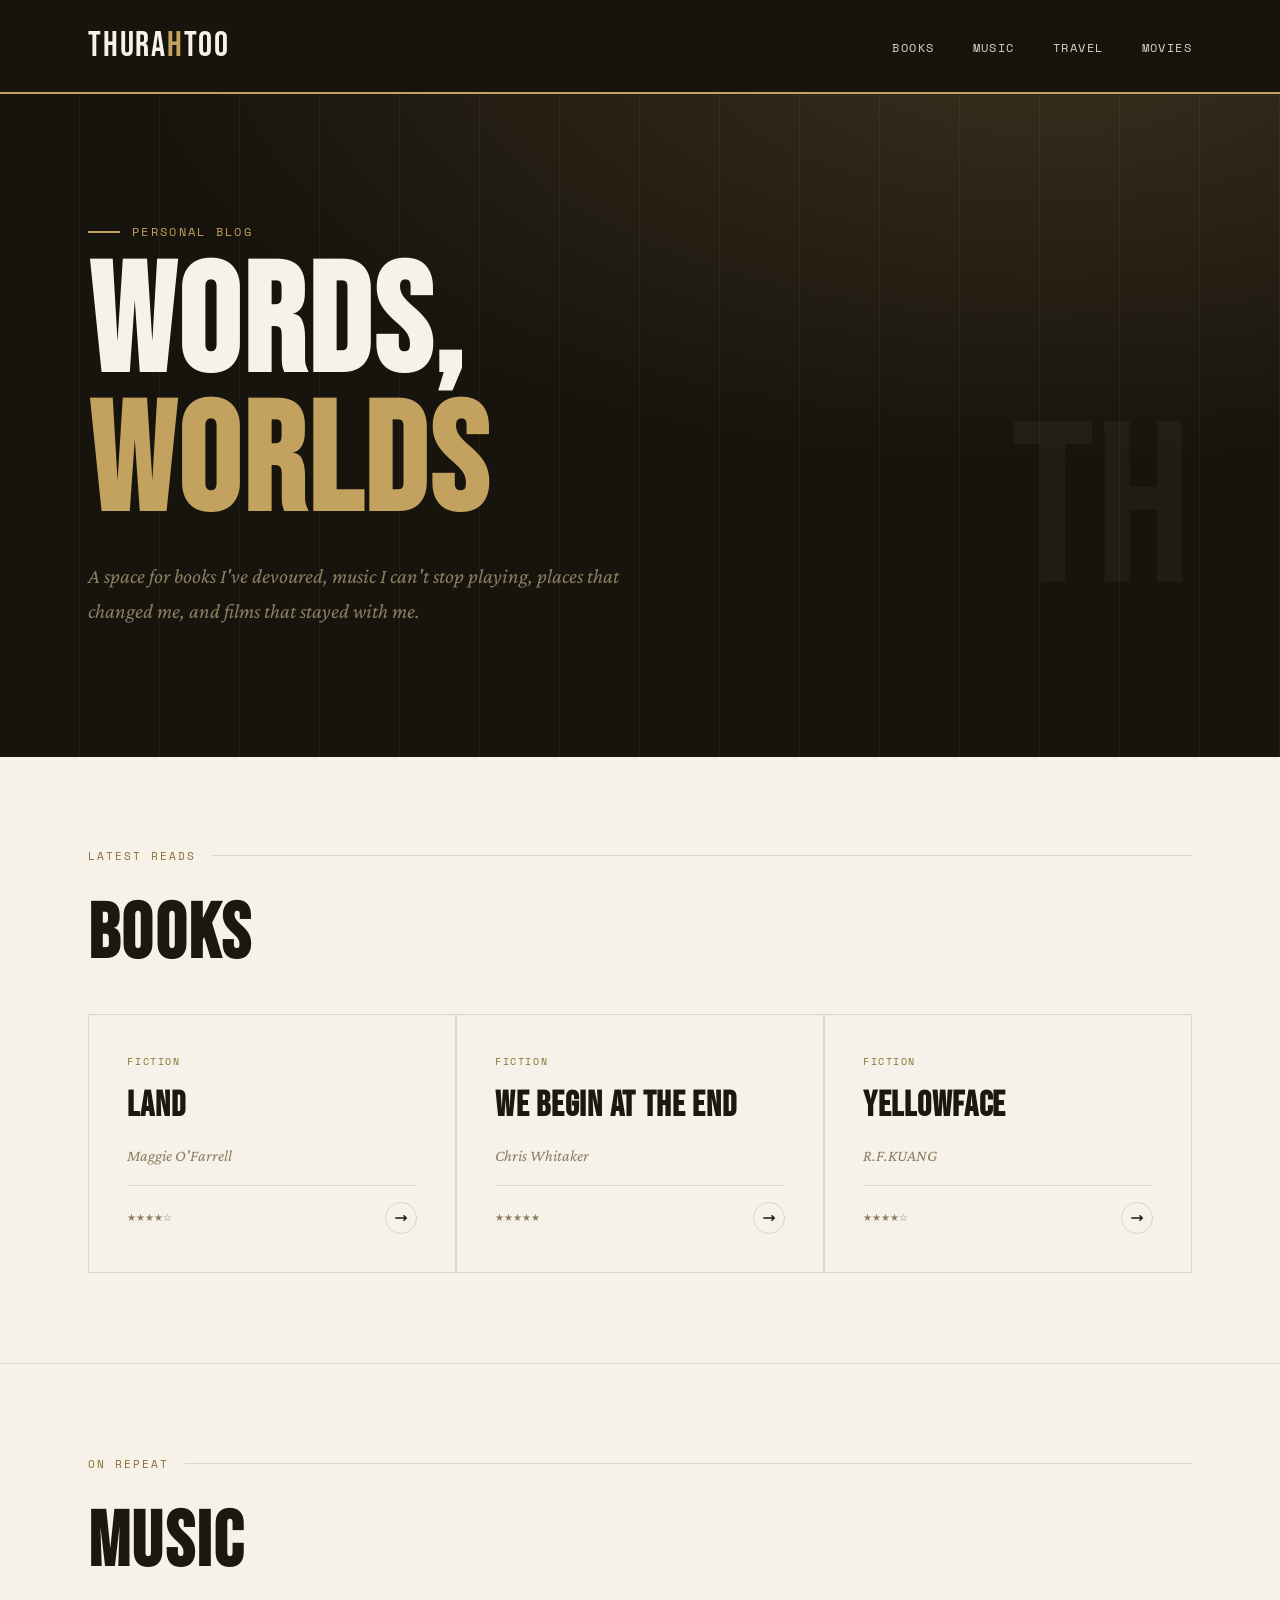
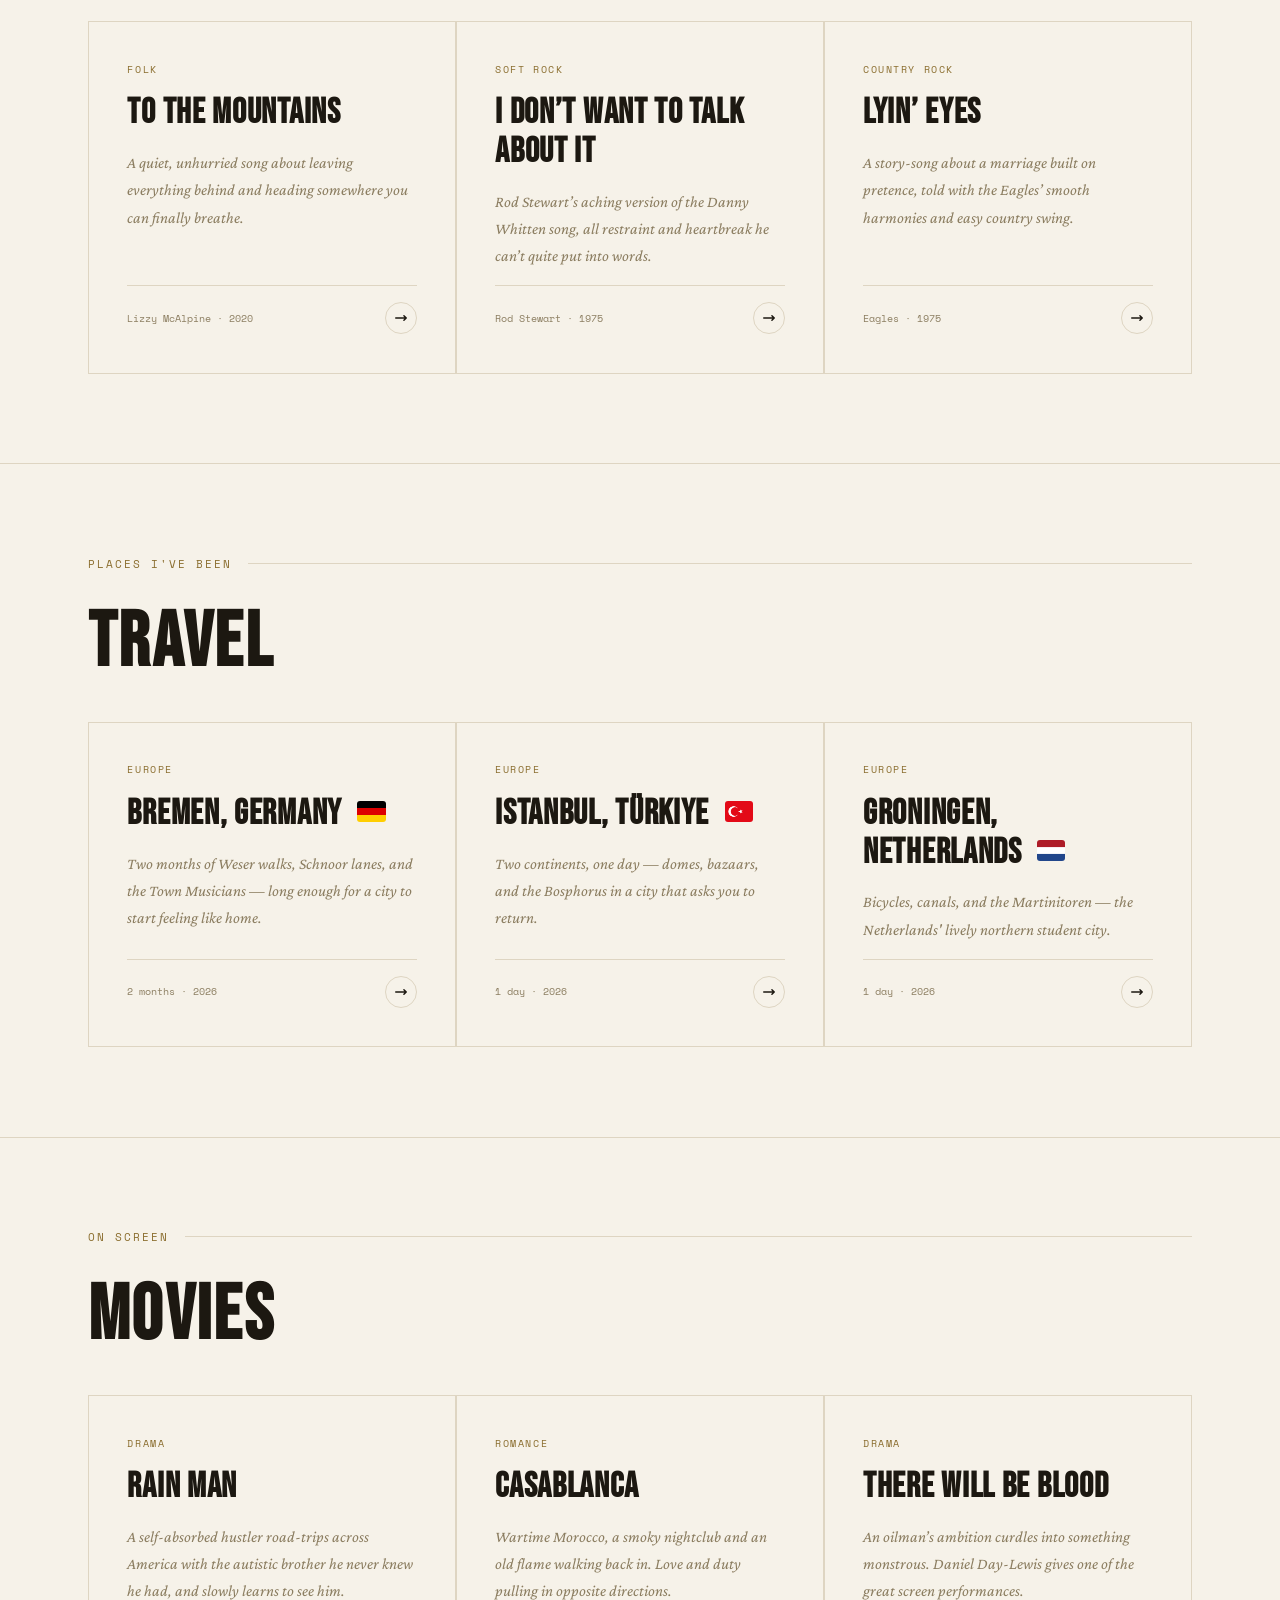
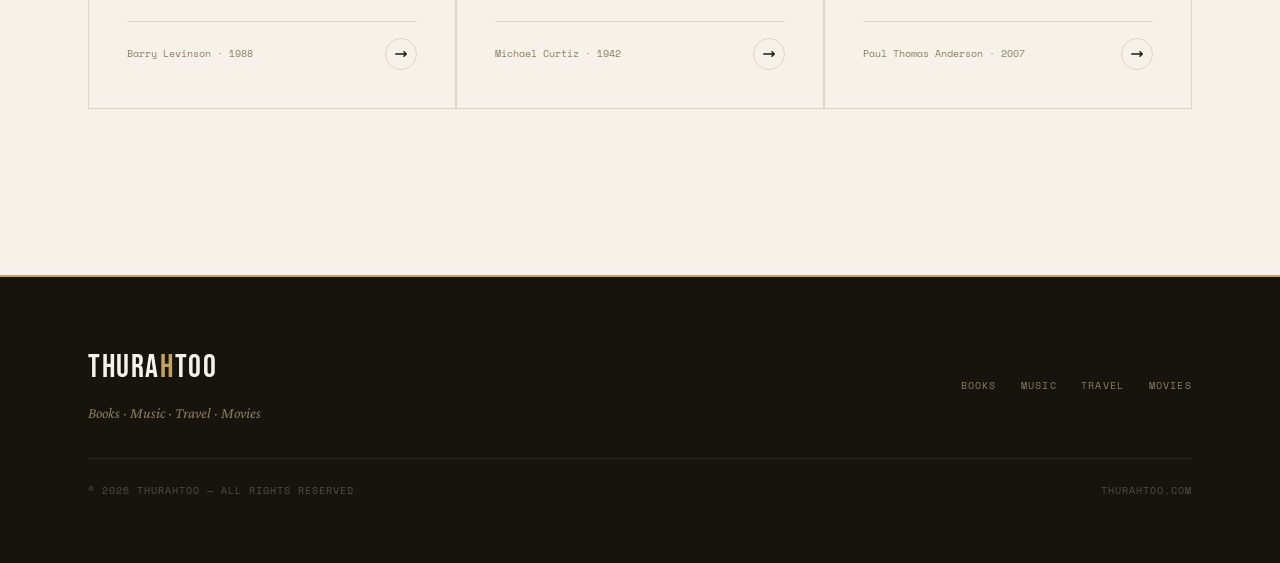
<file: index.html>
<!DOCTYPE html>
<html lang="en">
<head>
  <meta charset="UTF-8">
  <meta name="viewport" content="width=device-width, initial-scale=1.0">
  <meta name="description" content="Thurahr Too's personal blog — books, music, travel, and movies.">
  <title>Thurahtoo — Books · Music · Travel · Movies</title>
  <link rel="icon" type="image/png" href="img/Thura_Logo.png" />
  <link rel="stylesheet" href="css/style.css">
</head>
<body>

  <!-- ─── Header ─────────────────────────── -->
  <header>
    <nav class="container">
      <a href="index.html" class="nav-logo">Thura<span>h</span>too</a>
      <button class="nav-toggle" aria-label="Toggle menu">
        <span></span><span></span><span></span>
      </button>
      <ul class="nav-links">
        <li><a href="pages/books.html">Books</a></li>
        <li><a href="pages/music.html">Music</a></li>
        <li><a href="pages/travel.html">Travel</a></li>
        <li><a href="pages/movies.html">Movies</a></li>
      </ul>
    </nav>
  </header>

  <!-- ─── Hero ───────────────────────────── -->
  <section class="hero">
    <div class="container hero-inner">
      <div>
        <p class="hero-tag fade-up">Personal blog</p>
        <h1 class="fade-up">
          Words,<br>
          <em>Worlds</em>
        </h1>
        <p class="hero-desc fade-up">
          A space for books I've devoured, music I can't stop playing,
          places that changed me, and films that stayed with me.
        </p>
      </div>
      <div class="hero-number" aria-hidden="true">TH</div>
    </div>
  </section>

  <!-- ─── Books Preview ──────────────────── -->
  <section class="section">
    <div class="container">
      <p class="section-label">Latest reads</p>
      <h2 class="section-title">Books</h2>
      <!-- Filled automatically from pages/books.html -->
      <div class="cards-grid" data-source="pages/books.html" data-kind="books"></div>
    </div>
  </section>

  <!-- ─── Music Preview ──────────────────── -->
  <section class="section">
    <div class="container">
      <p class="section-label">On repeat</p>
      <h2 class="section-title">Music</h2>
      <!-- Filled automatically from pages/music.html -->
      <div class="cards-grid" data-source="pages/music.html" data-kind="music"></div>
    </div>
  </section>

  <!-- ─── Travel Preview ─────────────────── -->
  <section class="section">
    <div class="container">
      <p class="section-label">Places I've been</p>
      <h2 class="section-title">Travel</h2>
      <!-- Filled automatically from pages/travel.html -->
      <div class="cards-grid" data-source="pages/travel.html" data-kind="travel"></div>
    </div>
  </section>

  <!-- ─── Movies Preview ─────────────────── -->
  <section class="section">
    <div class="container">
      <p class="section-label">On screen</p>
      <h2 class="section-title">Movies</h2>
      <!-- Filled automatically from pages/movies.html -->
      <div class="cards-grid" data-source="pages/movies.html" data-kind="movies"></div>
    </div>
  </section>

  <!-- ─── Footer ─────────────────────────── -->
  <footer>
    <div class="container">
      <div class="footer-inner">
        <div>
          <div class="footer-logo">Thura<span>h</span>too</div>
          <p class="footer-tagline">Books · Music · Travel · Movies</p>
        </div>
        <ul class="footer-links">
          <li><a href="pages/books.html">Books</a></li>
          <li><a href="pages/music.html">Music</a></li>
          <li><a href="pages/travel.html">Travel</a></li>
          <li><a href="pages/movies.html">Movies</a></li>
        </ul>
      </div>
      <div class="footer-bottom">
        <span>© 2026 Thurahtoo — All rights reserved</span>
        <span>thurahtoo.com</span>
      </div>
    </div>
  </footer>

  <script src="js/main.js"></script>
</body>
</html>
</file>
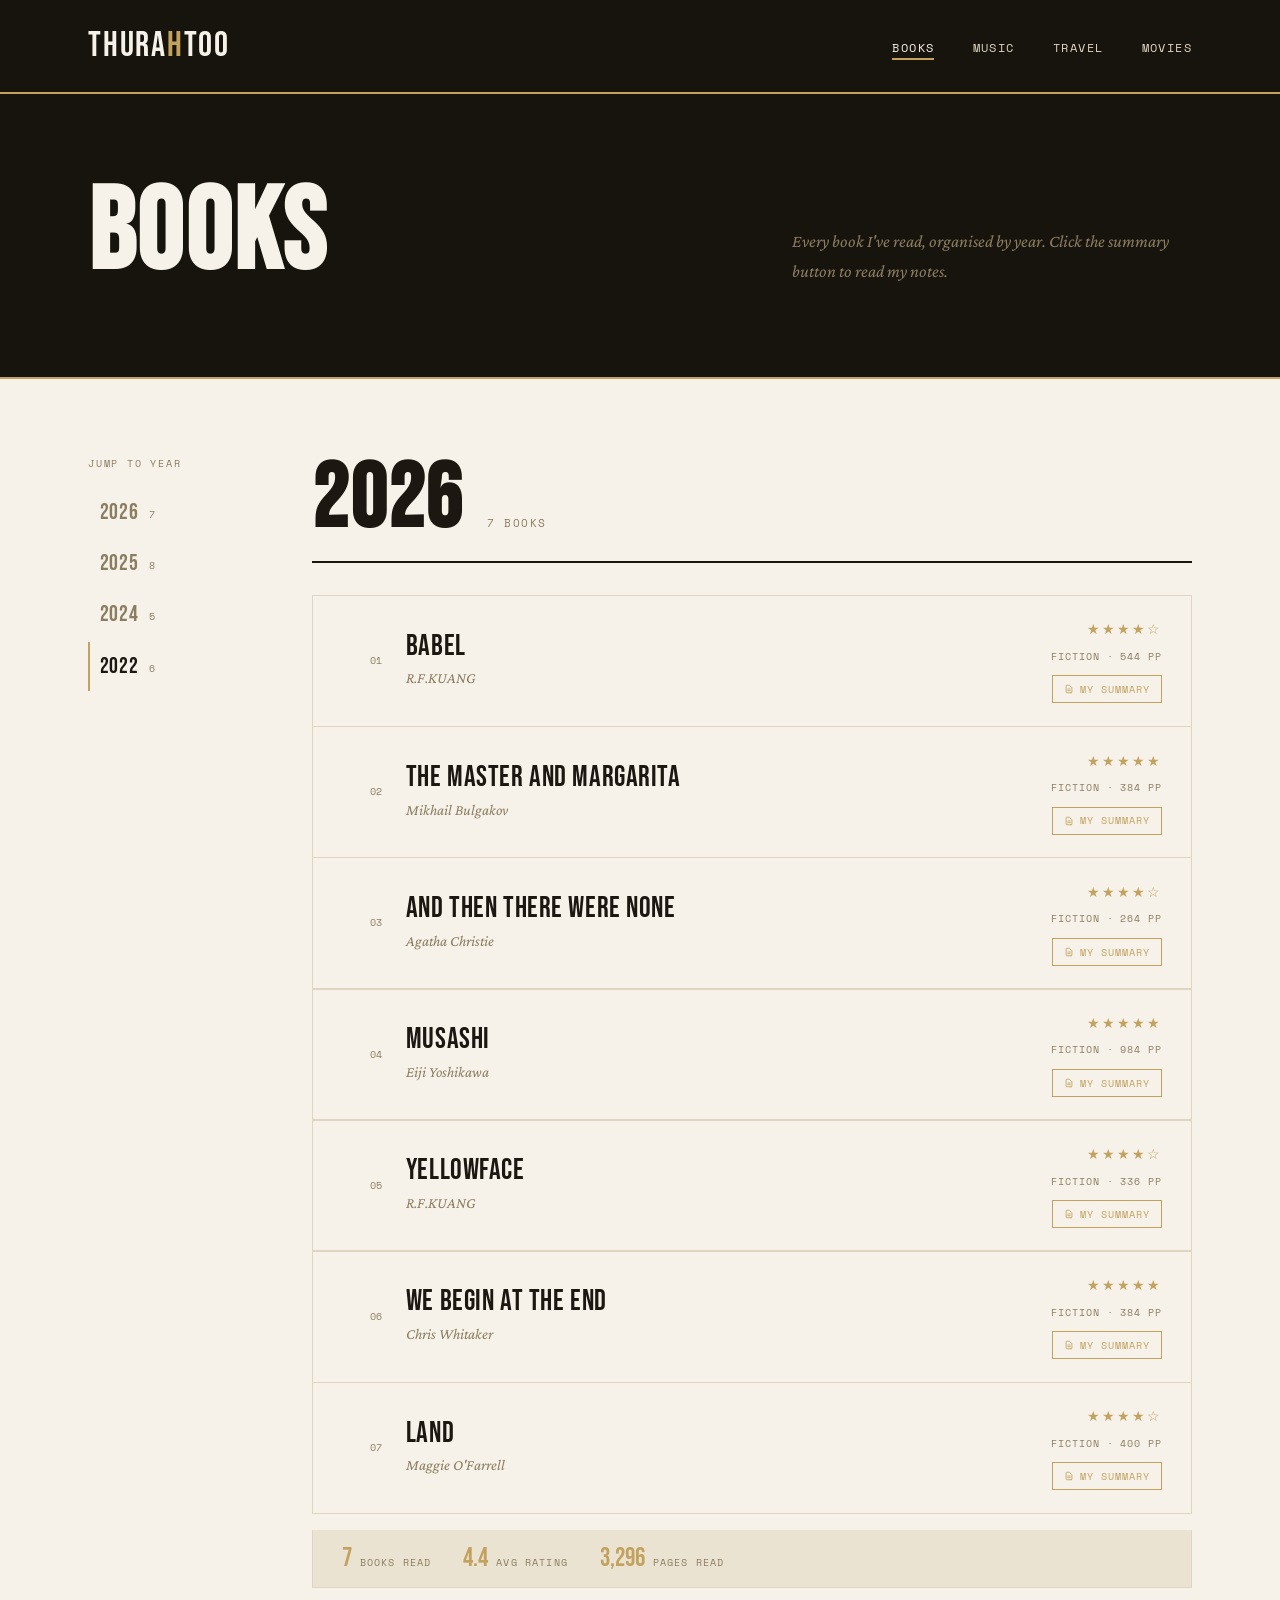
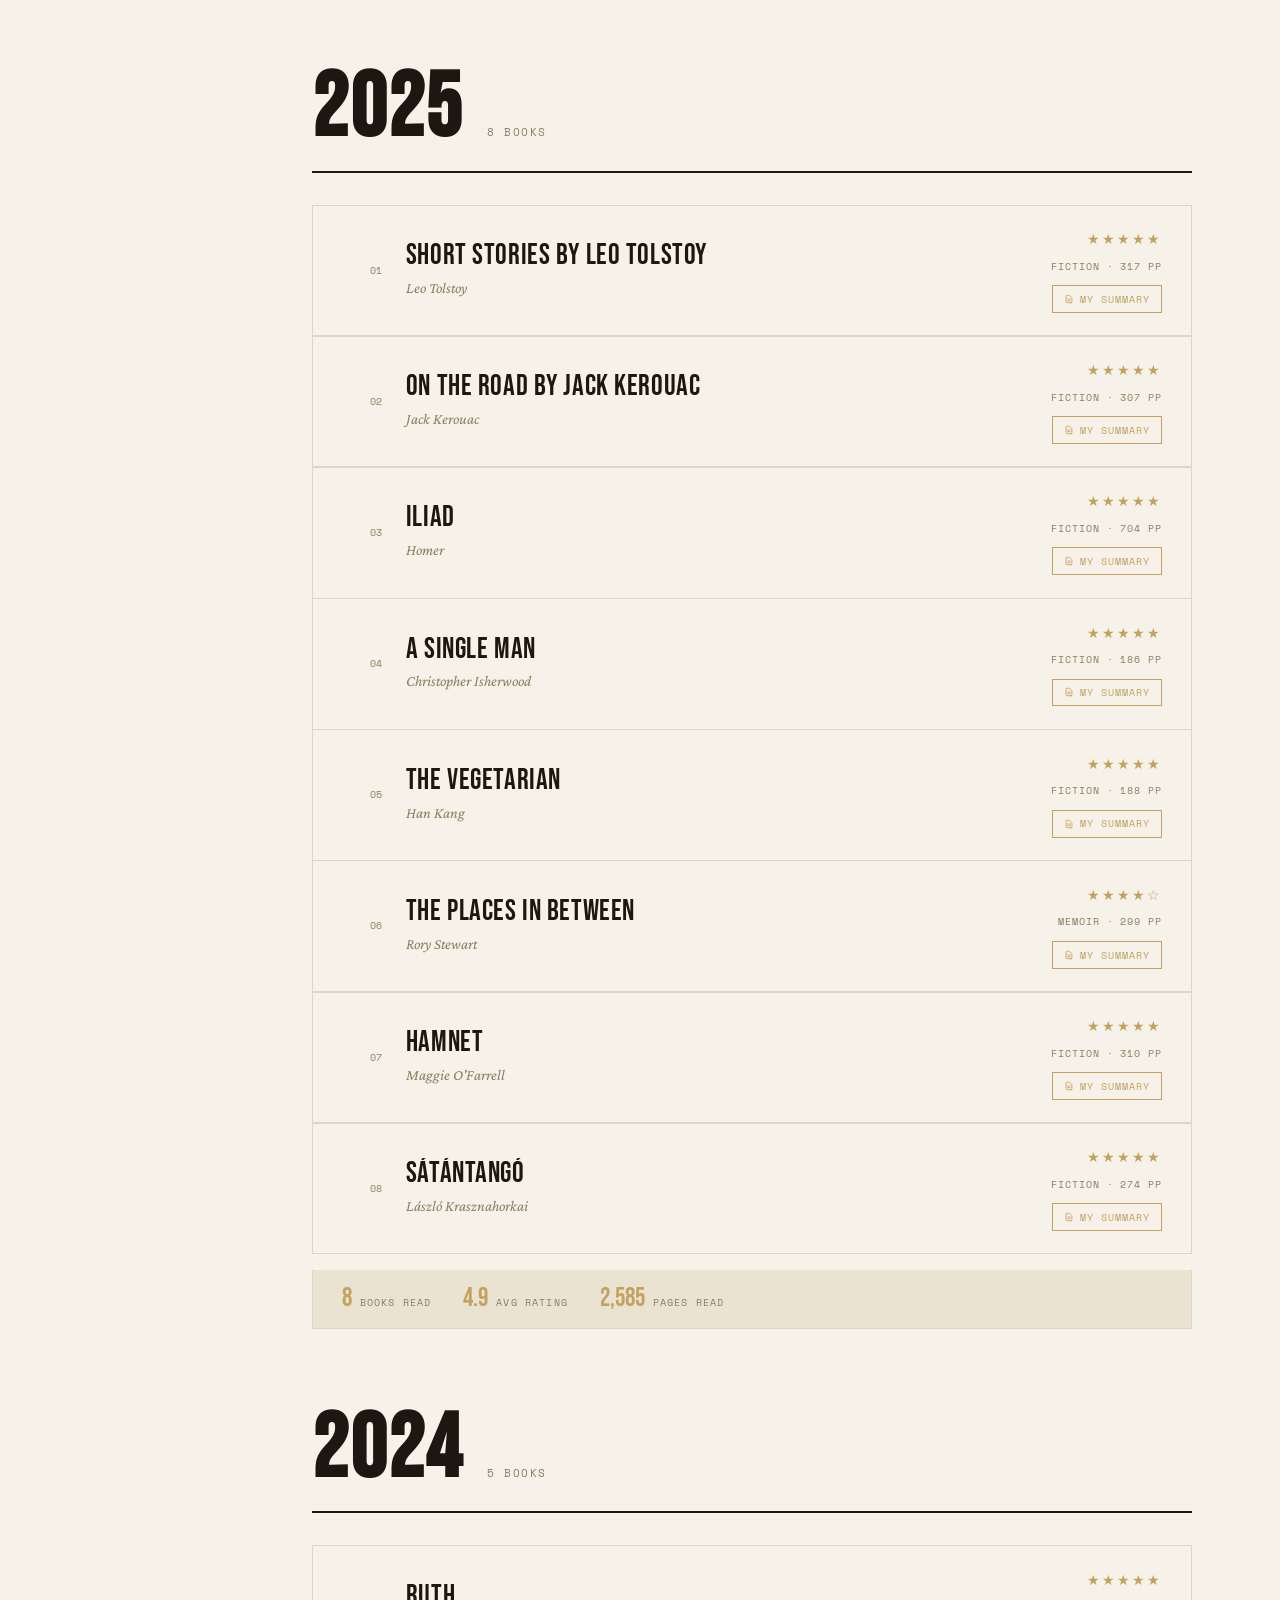
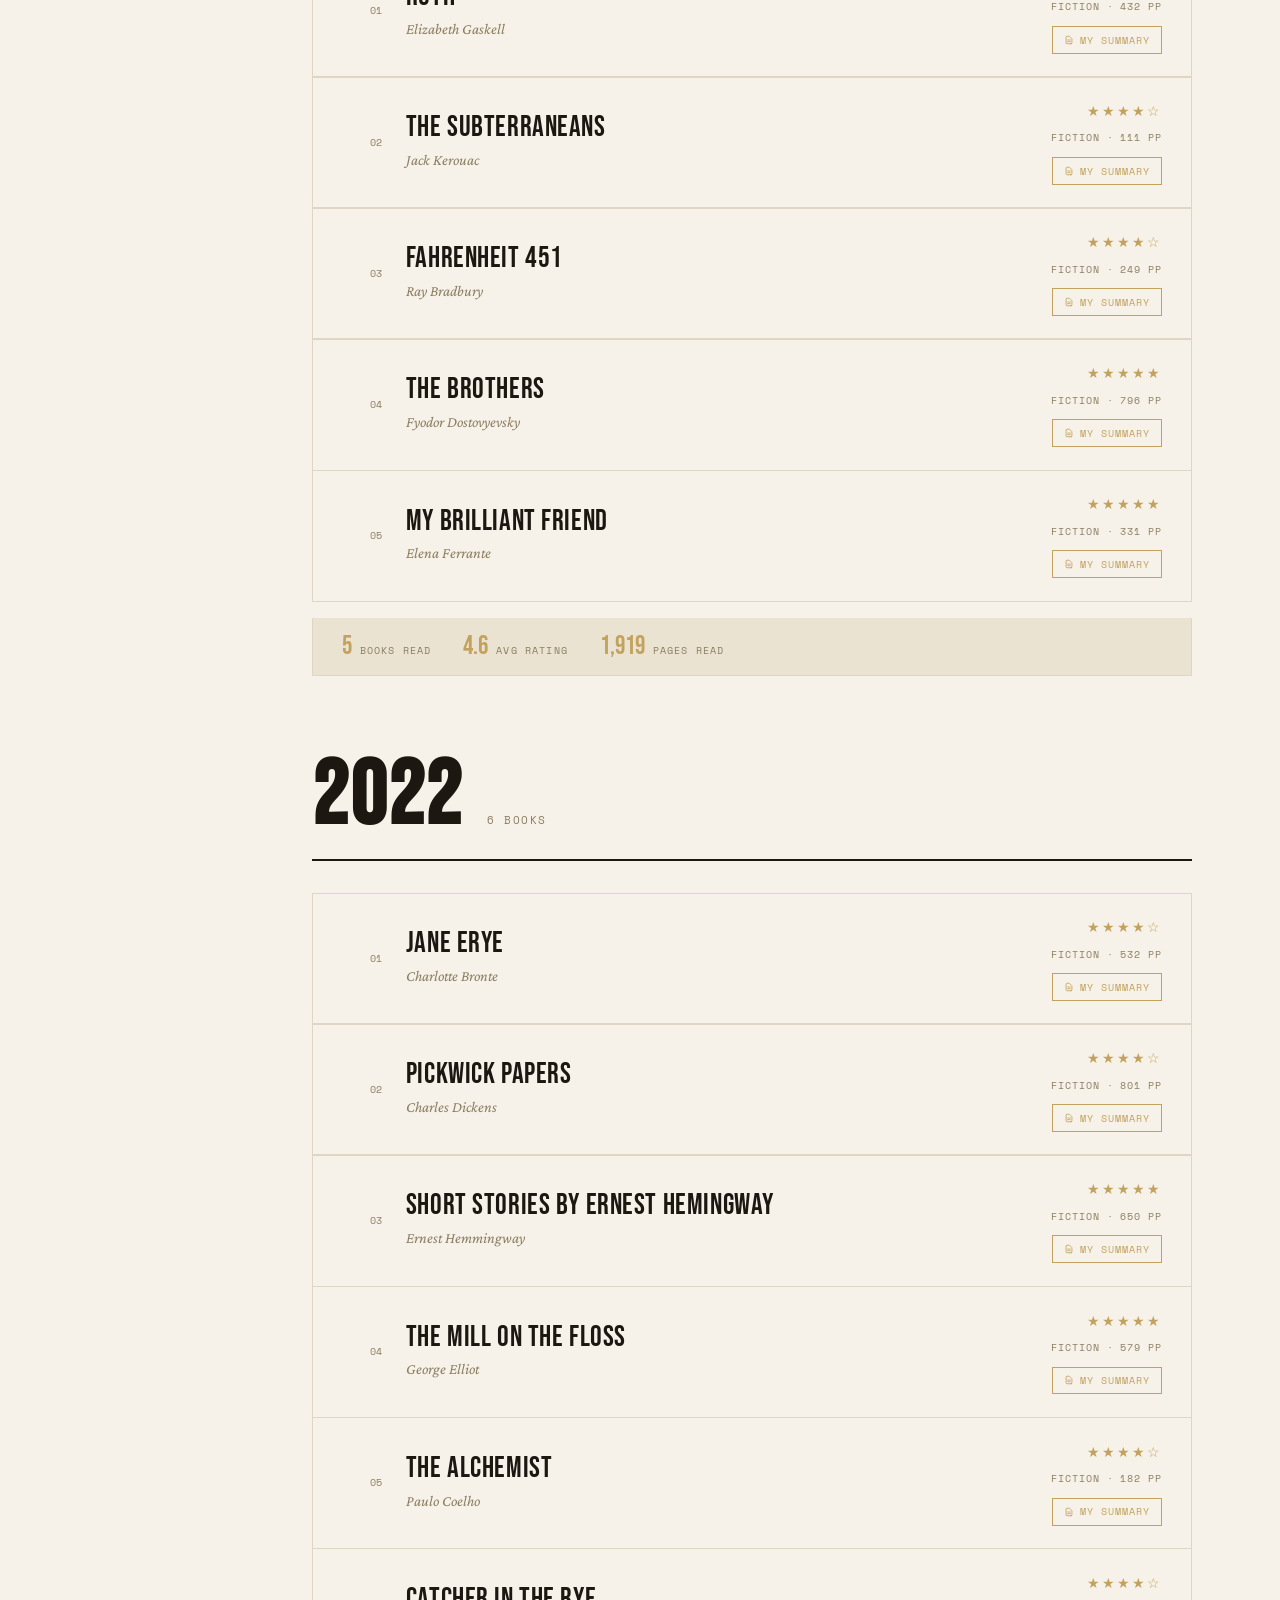
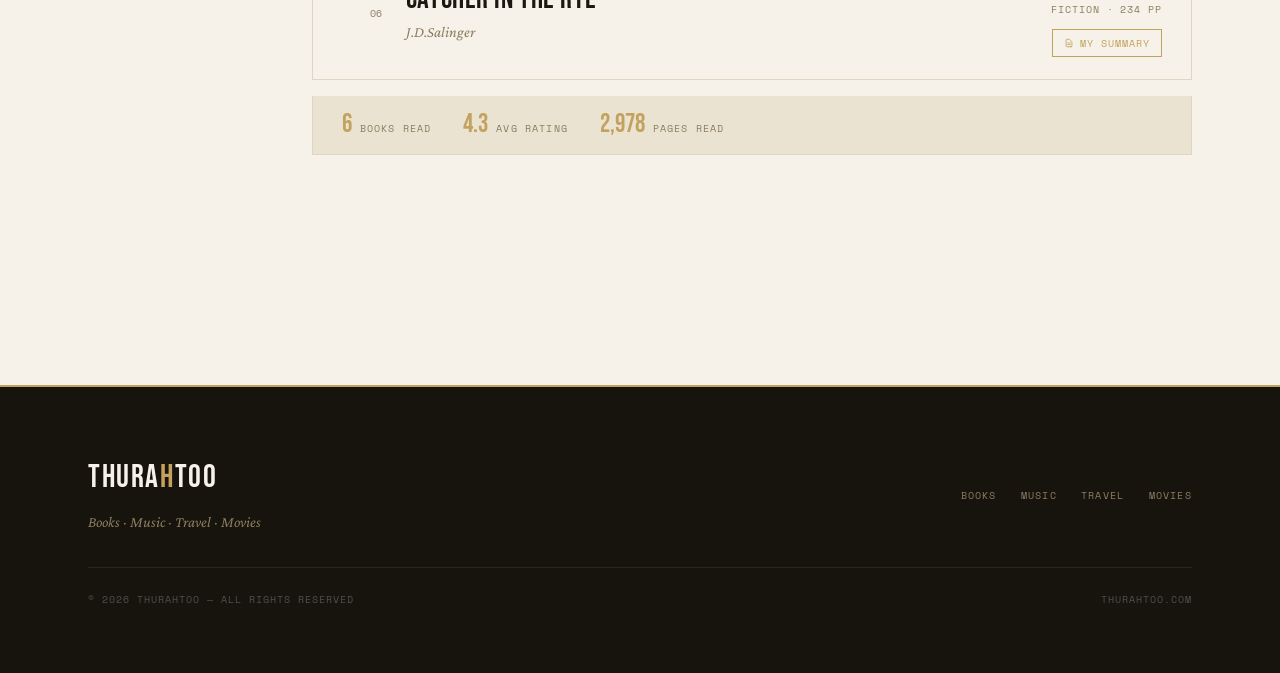
<file: pages/books.html>
<!DOCTYPE html>
<html lang="en">
<head>
  <meta charset="UTF-8">
  <meta name="viewport" content="width=device-width, initial-scale=1.0">
  <meta name="description" content="Books I've read, organised by year — reviews and summaries.">
  <title>Books by Year — Thurahtoo</title>
  <link rel="icon" type="image/png" href="../img/Thura_Logo.png" />
  <link rel="stylesheet" href="../css/style.css">
  <style>
    /* ─── Year Nav Sidebar ───────────────────── */
    .books-layout {
      display: grid;
      grid-template-columns: 160px 1fr;
      gap: 4rem;
      align-items: start;
      padding-block: clamp(3rem, 6vw, 5rem);
    }

    .year-nav {
      position: sticky;
      top: 5rem;
    }

    .year-nav-label {
      font-family: var(--font-mono);
      font-size: 0.62rem;
      letter-spacing: 0.18em;
      text-transform: uppercase;
      color: var(--muted);
      margin-bottom: 1rem;
    }

    .year-nav-list {
      list-style: none;
      display: flex;
      flex-direction: column;
      gap: 2px;
    }

    .year-nav-list a {
      display: flex;
      align-items: center;
      gap: 0.6rem;
      font-family: var(--font-display);
      font-size: 1.4rem;
      letter-spacing: 0.04em;
      color: var(--muted);
      padding: 0.35rem 0.6rem;
      border-left: 2px solid transparent;
      transition: color 0.2s, border-color 0.2s;
    }

    .year-nav-list a:hover,
    .year-nav-list a.active {
      color: var(--ink);
      border-left-color: var(--accent);
    }

    .year-nav-list a .yr-count {
      font-family: var(--font-mono);
      font-size: 0.6rem;
      color: var(--muted);
      margin-top: 2px;
    }

    /* ─── Year Block ─────────────────────────── */
    .year-block {
      margin-bottom: clamp(3rem, 6vw, 5rem);
      scroll-margin-top: 5rem;
    }

    .year-heading {
      display: flex;
      align-items: baseline;
      gap: 1.5rem;
      margin-bottom: 2rem;
      padding-bottom: 1rem;
      border-bottom: 2px solid var(--ink);
    }

    .year-heading h2 {
      font-family: var(--font-display);
      font-size: clamp(3rem, 7vw, 6rem);
      line-height: 1;
      letter-spacing: 0.02em;
      color: var(--ink);
    }

    .year-heading .year-total {
      font-family: var(--font-mono);
      font-size: 0.68rem;
      letter-spacing: 0.14em;
      text-transform: uppercase;
      color: var(--muted);
    }

    /* ─── Book Row ───────────────────────────── */
    .book-list {
      display: flex;
      flex-direction: column;
      gap: 1.5px;
      background: var(--border);
      border: 1.5px solid var(--border);
    }

    .book-row {
      display: grid;
      grid-template-columns: 2.5rem 1fr auto;
      align-items: center;
      gap: 1.5rem;
      background: var(--white);
      padding: 1.4rem 1.8rem;
      transition: background 0.2s;
      position: relative;
      overflow: hidden;
    }

    .book-row::before {
      content: '';
      position: absolute; top: 0; left: 0;
      width: 3px; height: 0;
      background: var(--accent);
      transition: height 0.3s ease;
    }

    .book-row:hover { background: var(--cream); }
    .book-row:hover::before { height: 100%; }

    .book-num {
      font-family: var(--font-mono);
      font-size: 0.65rem;
      color: var(--muted);
      text-align: right;
    }

    .book-info { min-width: 0; }

    .book-title {
      font-family: var(--font-display);
      font-size: clamp(1.3rem, 2.5vw, 1.8rem);
      letter-spacing: 0.02em;
      color: var(--ink);
      line-height: 1.1;
      white-space: nowrap;
      overflow: hidden;
      text-overflow: ellipsis;
    }

    .book-author {
      font-style: italic;
      font-size: 0.95rem;
      color: var(--muted);
      margin-top: 0.2rem;
    }

    .book-right {
      display: flex;
      flex-direction: column;
      align-items: flex-end;
      gap: 0.4rem;
      flex-shrink: 0;
    }

    .book-rating {
      color: var(--accent);
      font-size: 0.85rem;
      letter-spacing: 2px;
    }

    .book-genre {
      font-family: var(--font-mono);
      font-size: 0.6rem;
      letter-spacing: 0.1em;
      text-transform: uppercase;
      color: var(--muted);
    }

    .book-pdf {
      display: inline-flex;
      align-items: center;
      gap: 0.4rem;
      font-family: var(--font-mono);
      font-size: 0.6rem;
      letter-spacing: 0.1em;
      text-transform: uppercase;
      color: var(--accent);
      padding: 0.3rem 0.7rem;
      border: 1px solid var(--accent);
      transition: background 0.2s, color 0.2s;
      margin-top: 0.3rem;
    }

    .book-pdf:hover {
      background: var(--accent);
      color: var(--white);
    }

    .book-pdf svg {
      width: 10px; height: 10px;
      flex-shrink: 0;
    }

    /* no PDF yet — greyed out placeholder */
    .book-pdf.no-pdf {
      color: var(--border);
      border-color: var(--border);
      pointer-events: none;
    }

    /* ─── Year Stats Bar ─────────────────────── */
    .year-stats {
      display: flex;
      gap: 2rem;
      flex-wrap: wrap;
      margin-top: 1rem;
      padding: 1rem 1.8rem;
      background: var(--cream);
      border: 1.5px solid var(--border);
      border-top: none;
    }

    .year-stat {
      display: flex;
      align-items: baseline;
      gap: 0.5rem;
    }

    .year-stat-num {
      font-family: var(--font-display);
      font-size: 1.6rem;
      color: var(--accent);
      line-height: 1;
    }

    .year-stat-label {
      font-family: var(--font-mono);
      font-size: 0.6rem;
      letter-spacing: 0.12em;
      text-transform: uppercase;
      color: var(--muted);
    }

    /* ─── Responsive ─────────────────────────── */
    @media (max-width: 768px) {
      .books-layout {
        grid-template-columns: 1fr;
        gap: 2rem;
      }

      .year-nav {
        position: static;
        display: flex;
        gap: 0.5rem;
        flex-wrap: wrap;
      }

      .year-nav-label { display: none; }

      .year-nav-list {
        flex-direction: row;
        flex-wrap: wrap;
        gap: 0.4rem;
      }

      .year-nav-list a {
        border-left: none;
        border-bottom: 2px solid transparent;
        font-size: 1.1rem;
        padding: 0.3rem 0.6rem;
      }

      .year-nav-list a:hover,
      .year-nav-list a.active {
        border-left-color: transparent;
        border-bottom-color: var(--accent);
      }

      .year-nav-list a .yr-count { display: none; }

      .book-row {
        grid-template-columns: 1.8rem 1fr;
        grid-template-rows: auto auto;
        padding: 1.2rem;
      }

      .book-right {
        grid-column: 2;
        flex-direction: row;
        align-items: center;
        justify-content: flex-start;
        flex-wrap: wrap;
        gap: 0.6rem;
        margin-top: 0.5rem;
      }
    }
  </style>
</head>
<body>

  <!-- ─── Header ─────────────────────────── -->
  <header>
    <nav class="container">
      <a href="../index.html" class="nav-logo">Thura<span>h</span>too</a>
      <button class="nav-toggle" aria-label="Toggle menu">
        <span></span><span></span><span></span>
      </button>
      <ul class="nav-links">
        <li><a href="books.html">Books</a></li>
        <li><a href="music.html">Music</a></li>
        <li><a href="travel.html">Travel</a></li>
        <li><a href="movies.html">Movies</a></li>
      </ul>
    </nav>
  </header>

  <!-- ─── Page Hero ──────────────────────── -->
  <div class="page-hero">
    <div class="container page-hero-inner">
      <h1>Books</h1>
      <p>Every book I've read, organised by year. Click the summary button to read my notes.</p>
    </div>
  </div>

  <!-- ─── Main Layout ────────────────────── -->
  <div class="container">
    <div class="books-layout">

      <!-- Year sidebar nav -->
      <aside class="year-nav">
        <p class="year-nav-label">Jump to year</p>
        <ul class="year-nav-list" id="yearNav">
          <li><a href="#y2026">2026 <span class="yr-count">7</span></a></li>
          <li><a href="#y2025">2025 <span class="yr-count">8</span></a></li>
          <li><a href="#y2024">2024 <span class="yr-count">5</span></a></li>
          <li><a href="#y2023">2022 <span class="yr-count">6</span></a></li>
          <!-- Add more years here as you go back -->
        </ul>
      </aside>

      <!-- Book years -->
      <main>

        <!-- ═══════════════════════════════════
             2026
        ════════════════════════════════════ -->
        <div class="year-block" id="y2026">
          <div class="year-heading">
            <h2>2026</h2>
            <span class="year-total">7 books</span>
          </div>

          <div class="book-list">

            <!-- Book 1 -->
            <div class="book-row">
              <span class="book-num">01</span>
              <div class="book-info">
                <div class="book-title">Babel</div>
                <div class="book-author">R.F.KUANG</div>
              </div>
              <div class="book-right">
                <span class="book-rating">★★★★☆</span>
                <span class="book-genre">Fiction · 544 pp</span>
                <a href="../pdfs/Bable_Summary.pdf" target="_blank" class="book-pdf">
                  <svg fill="none" viewBox="0 0 24 24" stroke="currentColor" stroke-width="2">
                    <path stroke-linecap="round" stroke-linejoin="round" d="M9 12h6m-6 4h6m2 5H7a2 2 0 01-2-2V5a2 2 0 012-2h5.586a1 1 0 01.707.293l5.414 5.414a1 1 0 01.293.707V19a2 2 0 01-2 2z"/>
                  </svg>
                  My summary
                </a>
              </div>
            </div>

            <!-- Book 2 -->
            <div class="book-row">
              <span class="book-num">02</span>
              <div class="book-info">
                <div class="book-title">The Master and Margarita</div>
                <div class="book-author">Mikhail Bulgakov</div>
              </div>
              <div class="book-right">
                <span class="book-rating">★★★★★</span>
                <span class="book-genre">Fiction · 384 pp</span>
                <a href="../pdfs/The master and magariat summary.pdf" target="_blank" class="book-pdf">
                  <svg fill="none" viewBox="0 0 24 24" stroke="currentColor" stroke-width="2">
                    <path stroke-linecap="round" stroke-linejoin="round" d="M9 12h6m-6 4h6m2 5H7a2 2 0 01-2-2V5a2 2 0 012-2h5.586a1 1 0 01.707.293l5.414 5.414a1 1 0 01.293.707V19a2 2 0 01-2 2z"/>
                  </svg>
                  My summary
                </a>
              </div>
            </div>

            <!-- Book 3 -->
            <div class="book-row">
              <span class="book-num">03</span>
              <div class="book-info">
                <div class="book-title">And Then There Were None</div>
                <div class="book-author">Agatha Christie</div>
              </div>
              <div class="book-right">
                <span class="book-rating">★★★★☆</span>
                <span class="book-genre">Fiction · 264 pp</span>
                <a href="../pdfs/then_there_were_none_summary.pdf" target="_blank" class="book-pdf">
                  <svg fill="none" viewBox="0 0 24 24" stroke="currentColor" stroke-width="2">
                    <path stroke-linecap="round" stroke-linejoin="round" d="M9 12h6m-6 4h6m2 5H7a2 2 0 01-2-2V5a2 2 0 012-2h5.586a1 1 0 01.707.293l5.414 5.414a1 1 0 01.293.707V19a2 2 0 01-2 2z"/>
                  </svg>
                  My summary
                </a>
              </div>
            </div>

            <!-- Book 4 -->
            <div class="book-row">
              <span class="book-num">04</span>
              <div class="book-info">
                <div class="book-title">Musashi</div>
                <div class="book-author">Eiji Yoshikawa</div>
              </div>
              <div class="book-right">
                <span class="book-rating">★★★★★</span>
                <span class="book-genre">Fiction · 984 pp</span>
                <a href="../pdfs/musashi_summary.pdf" target="_blank" class="book-pdf">
                  <svg fill="none" viewBox="0 0 24 24" stroke="currentColor" stroke-width="2">
                    <path stroke-linecap="round" stroke-linejoin="round" d="M9 12h6m-6 4h6m2 5H7a2 2 0 01-2-2V5a2 2 0 012-2h5.586a1 1 0 01.707.293l5.414 5.414a1 1 0 01.293.707V19a2 2 0 01-2 2z"/>
                  </svg>
                  My summary
                </a>
              </div>
            </div>

            <!-- Book 5 -->
            <div class="book-row">
              <span class="book-num">05</span>
              <div class="book-info">
                <div class="book-title">Yellowface</div>
                <div class="book-author">R.F.KUANG</div>
              </div>
              <div class="book-right">
                <span class="book-rating">★★★★☆</span>
                <span class="book-genre">Fiction · 336 pp</span>
                <a href="../pdfs/Yellowface.pdf" target="_blank" class="book-pdf">
                  <svg fill="none" viewBox="0 0 24 24" stroke="currentColor" stroke-width="2">
                    <path stroke-linecap="round" stroke-linejoin="round" d="M9 12h6m-6 4h6m2 5H7a2 2 0 01-2-2V5a2 2 0 012-2h5.586a1 1 0 01.707.293l5.414 5.414a1 1 0 01.293.707V19a2 2 0 01-2 2z"/>
                  </svg>
                  My summary
                </a>
              </div>
            </div>

            <!-- Book 6 -->
            <div class="book-row">
              <span class="book-num">06</span>
              <div class="book-info">
                <div class="book-title">We Begin at the End</div>
                <div class="book-author">Chris Whitaker</div>
              </div>
              <div class="book-right">
                <span class="book-rating">★★★★★</span>
                <span class="book-genre">Fiction · 384 pp</span>
                <a href="../pdfs/We_Begin_at_the_End.pdf" target="_blank" class="book-pdf">
                  <svg fill="none" viewBox="0 0 24 24" stroke="currentColor" stroke-width="2">
                    <path stroke-linecap="round" stroke-linejoin="round" d="M9 12h6m-6 4h6m2 5H7a2 2 0 01-2-2V5a2 2 0 012-2h5.586a1 1 0 01.707.293l5.414 5.414a1 1 0 01.293.707V19a2 2 0 01-2 2z"/>
                  </svg>
                  My summary
                </a>
              </div>
            </div>

            <!-- Book 7 -->
            <div class="book-row">
              <span class="book-num">07</span>
              <div class="book-info">
                <div class="book-title">Land</div>
                <div class="book-author">Maggie O'Farrell</div>
              </div>
              <div class="book-right">
                <span class="book-rating">★★★★☆</span>
                <span class="book-genre">Fiction · 400 pp</span>
                <a href="../pdfs/Land_summary.pdf" target="_blank" class="book-pdf">
                  <svg fill="none" viewBox="0 0 24 24" stroke="currentColor" stroke-width="2">
                    <path stroke-linecap="round" stroke-linejoin="round" d="M9 12h6m-6 4h6m2 5H7a2 2 0 01-2-2V5a2 2 0 012-2h5.586a1 1 0 01.707.293l5.414 5.414a1 1 0 01.293.707V19a2 2 0 01-2 2z"/>
                  </svg>
                  My summary
                </a>
              </div>
            </div>

          </div>

          <!-- Year stats bar -->
          <div class="year-stats">
            <div class="year-stat">
              <span class="year-stat-num">7</span>
              <span class="year-stat-label">Books read</span>
            </div>
            <div class="year-stat">
              <span class="year-stat-num">4.4</span>
              <span class="year-stat-label">Avg rating</span>
            </div>
            <div class="year-stat">
              <span class="year-stat-num">3,296</span>
              <span class="year-stat-label">Pages read</span>
            </div>
          </div>
        </div>



        <!-- ═══════════════════════════════════
             2025
        ════════════════════════════════════ -->
        <div class="year-block" id="y2025">
          <div class="year-heading">
            <h2>2025</h2>
            <span class="year-total">8 books</span>
          </div>

          <div class="book-list">

            <!-- Book 1 -->
            <div class="book-row">
              <span class="book-num">01</span>
              <div class="book-info">
                <div class="book-title">Short Stories by Leo Tolstoy</div>
                <div class="book-author">Leo Tolstoy</div>
              </div>
              <div class="book-right">
                <span class="book-rating">★★★★★</span>
                <span class="book-genre">Fiction · 317 pp</span>
                <a href="../pdfs/The Death of Ivan llyoch and Other Stories.pdf" target="_blank" class="book-pdf">
                  <svg fill="none" viewBox="0 0 24 24" stroke="currentColor" stroke-width="2">
                    <path stroke-linecap="round" stroke-linejoin="round" d="M9 12h6m-6 4h6m2 5H7a2 2 0 01-2-2V5a2 2 0 012-2h5.586a1 1 0 01.707.293l5.414 5.414a1 1 0 01.293.707V19a2 2 0 01-2 2z"/>
                  </svg>
                  My summary
                </a>
              </div>
            </div>

            <!-- Book 2 -->
            <div class="book-row">
              <span class="book-num">02</span>
              <div class="book-info">
                <div class="book-title">On the Road by Jack Kerouac</div>
                <div class="book-author">Jack Kerouac</div>
              </div>
              <div class="book-right">
                <span class="book-rating">★★★★★</span>
                <span class="book-genre">Fiction · 307 pp</span>
                <a href="../pdfs/On the Road.pdf" target="_blank" class="book-pdf">
                  <svg fill="none" viewBox="0 0 24 24" stroke="currentColor" stroke-width="2">
                    <path stroke-linecap="round" stroke-linejoin="round" d="M9 12h6m-6 4h6m2 5H7a2 2 0 01-2-2V5a2 2 0 012-2h5.586a1 1 0 01.707.293l5.414 5.414a1 1 0 01.293.707V19a2 2 0 01-2 2z"/>
                  </svg>
                  My summary
                </a>
              </div>
            </div>

            <!-- Book 3 -->
            <div class="book-row">
              <span class="book-num">03</span>
              <div class="book-info">
                <div class="book-title">Iliad</div>
                <div class="book-author">Homer</div>
              </div>
              <div class="book-right">
                <span class="book-rating">★★★★★</span>
                <span class="book-genre">Fiction · 704 pp</span>
                <a href="../pdfs/Iliad.pdf" target="_blank" class="book-pdf">
                  <svg fill="none" viewBox="0 0 24 24" stroke="currentColor" stroke-width="2">
                    <path stroke-linecap="round" stroke-linejoin="round" d="M9 12h6m-6 4h6m2 5H7a2 2 0 01-2-2V5a2 2 0 012-2h5.586a1 1 0 01.707.293l5.414 5.414a1 1 0 01.293.707V19a2 2 0 01-2 2z"/>
                  </svg>
                  My summary
                </a>
              </div>
            </div>

            <!-- Book 4 -->
            <div class="book-row">
              <span class="book-num">04</span>
              <div class="book-info">
                <div class="book-title">A Single Man</div>
                <div class="book-author">Christopher Isherwood</div>
              </div>
              <div class="book-right">
                <span class="book-rating">★★★★★</span>
                <span class="book-genre">Fiction · 186 pp</span>
                <a href="../pdfs/A Single Man.pdf" target="_blank" class="book-pdf">
                  <svg fill="none" viewBox="0 0 24 24" stroke="currentColor" stroke-width="2">
                    <path stroke-linecap="round" stroke-linejoin="round" d="M9 12h6m-6 4h6m2 5H7a2 2 0 01-2-2V5a2 2 0 012-2h5.586a1 1 0 01.707.293l5.414 5.414a1 1 0 01.293.707V19a2 2 0 01-2 2z"/>
                  </svg>
                  My summary
                </a>
              </div>
            </div>

            <!-- Book 5 -->
            <div class="book-row">
              <span class="book-num">05</span>
              <div class="book-info">
                <div class="book-title">The Vegetarian</div>
                <div class="book-author">Han Kang</div>
              </div>
              <div class="book-right">
                <span class="book-rating">★★★★★</span>
                <span class="book-genre">Fiction · 188 pp</span>
                <a href="../pdfs/The Vegetarian.pdf" target="_blank" class="book-pdf">
                  <svg fill="none" viewBox="0 0 24 24" stroke="currentColor" stroke-width="2">
                    <path stroke-linecap="round" stroke-linejoin="round" d="M9 12h6m-6 4h6m2 5H7a2 2 0 01-2-2V5a2 2 0 012-2h5.586a1 1 0 01.707.293l5.414 5.414a1 1 0 01.293.707V19a2 2 0 01-2 2z"/>
                  </svg>
                  My summary
                </a>
              </div>
            </div>

            <!-- Book 6 -->
            <div class="book-row">
              <span class="book-num">06</span>
              <div class="book-info">
                <div class="book-title">The Places in Between</div>
                <div class="book-author">Rory Stewart</div>
              </div>
              <div class="book-right">
                <span class="book-rating">★★★★☆</span>
                <span class="book-genre">Memoir · 299 pp</span>
                <a href="../pdfs/the_places_in_between.pdf" target="_blank" class="book-pdf">
                  <svg fill="none" viewBox="0 0 24 24" stroke="currentColor" stroke-width="2">
                    <path stroke-linecap="round" stroke-linejoin="round" d="M9 12h6m-6 4h6m2 5H7a2 2 0 01-2-2V5a2 2 0 012-2h5.586a1 1 0 01.707.293l5.414 5.414a1 1 0 01.293.707V19a2 2 0 01-2 2z"/>
                  </svg>
                  My summary
                </a>
              </div>
            </div>

            <!-- Book 7 -->
            <div class="book-row">
              <span class="book-num">07</span>
              <div class="book-info">
                <div class="book-title">Hamnet</div>
                <div class="book-author">Maggie O'Farrell</div>
              </div>
              <div class="book-right">
                <span class="book-rating">★★★★★</span>
                <span class="book-genre">Fiction · 310 pp</span>
                <a href="../pdfs/Hamnet.pdf" target="_blank" class="book-pdf">
                  <svg fill="none" viewBox="0 0 24 24" stroke="currentColor" stroke-width="2">
                    <path stroke-linecap="round" stroke-linejoin="round" d="M9 12h6m-6 4h6m2 5H7a2 2 0 01-2-2V5a2 2 0 012-2h5.586a1 1 0 01.707.293l5.414 5.414a1 1 0 01.293.707V19a2 2 0 01-2 2z"/>
                  </svg>
                  My summary
                </a>
              </div>
            </div>

            <!-- Book 8 -->
            <div class="book-row">
              <span class="book-num">08</span>
              <div class="book-info">
                <div class="book-title">Sátántangó</div>
                <div class="book-author">László Krasznahorkai</div>
              </div>
              <div class="book-right">
                <span class="book-rating">★★★★★</span>
                <span class="book-genre">Fiction · 274 pp</span>
                <a href="../pdfs/Satantango.pdf" target="_blank" class="book-pdf">
                  <svg fill="none" viewBox="0 0 24 24" stroke="currentColor" stroke-width="2">
                    <path stroke-linecap="round" stroke-linejoin="round" d="M9 12h6m-6 4h6m2 5H7a2 2 0 01-2-2V5a2 2 0 012-2h5.586a1 1 0 01.707.293l5.414 5.414a1 1 0 01.293.707V19a2 2 0 01-2 2z"/>
                  </svg>
                  My summary
                </a>
              </div>
            </div>

          </div>

          <!-- Year stats bar -->
          <div class="year-stats">
            <div class="year-stat">
              <span class="year-stat-num">8</span>
              <span class="year-stat-label">Books read</span>
            </div>
            <div class="year-stat">
              <span class="year-stat-num">4.9</span>
              <span class="year-stat-label">Avg rating</span>
            </div>
            <div class="year-stat">
              <span class="year-stat-num">2,585</span>
              <span class="year-stat-label">Pages read</span>
            </div>
          </div>
        </div>


        <!-- ═══════════════════════════════════
             2024
        ════════════════════════════════════ -->
        <div class="year-block" id="y2024">
          <div class="year-heading">
            <h2>2024</h2>
            <span class="year-total">5 books</span>
          </div>

          <div class="book-list">

            <div class="book-row">
              <span class="book-num">01</span>
              <div class="book-info">
                <div class="book-title">Ruth</div>
                <div class="book-author">Elizabeth Gaskell</div>
              </div>
              <div class="book-right">
                <span class="book-rating">★★★★★</span>
                <span class="book-genre">Fiction · 432 pp</span>
                <a href="../pdfs/Ruth.pdf" target="_blank" class="book-pdf">
                  <svg fill="none" viewBox="0 0 24 24" stroke="currentColor" stroke-width="2">
                    <path stroke-linecap="round" stroke-linejoin="round" d="M9 12h6m-6 4h6m2 5H7a2 2 0 01-2-2V5a2 2 0 012-2h5.586a1 1 0 01.707.293l5.414 5.414a1 1 0 01.293.707V19a2 2 0 01-2 2z"/>
                  </svg>
                  My summary
                </a>
              </div>
            </div>

            <div class="book-row">
              <span class="book-num">02</span>
              <div class="book-info">
                <div class="book-title">The Subterraneans</div>
                <div class="book-author">Jack Kerouac</div>
              </div>
              <div class="book-right">
                <span class="book-rating">★★★★☆</span>
                <span class="book-genre">Fiction · 111 pp</span>
                <a href="../pdfs/Subterranean.pdf" target="_blank" class="book-pdf">
                  <svg fill="none" viewBox="0 0 24 24" stroke="currentColor" stroke-width="2">
                    <path stroke-linecap="round" stroke-linejoin="round" d="M9 12h6m-6 4h6m2 5H7a2 2 0 01-2-2V5a2 2 0 012-2h5.586a1 1 0 01.707.293l5.414 5.414a1 1 0 01.293.707V19a2 2 0 01-2 2z"/>
                  </svg>
                  My summary
                </a>
              </div>
            </div>

            <div class="book-row">
              <span class="book-num">03</span>
              <div class="book-info">
                <div class="book-title">FAHRENHEIT 451</div>
                <div class="book-author">Ray Bradbury</div>
              </div>
              <div class="book-right">
                <span class="book-rating">★★★★☆</span>
                <span class="book-genre">Fiction · 249 pp</span>
                <a href="../pdfs/FAHRENHEIT 451.pdf" target="_blank" class="book-pdf">
                  <svg fill="none" viewBox="0 0 24 24" stroke="currentColor" stroke-width="2">
                    <path stroke-linecap="round" stroke-linejoin="round" d="M9 12h6m-6 4h6m2 5H7a2 2 0 01-2-2V5a2 2 0 012-2h5.586a1 1 0 01.707.293l5.414 5.414a1 1 0 01.293.707V19a2 2 0 01-2 2z"/>
                  </svg>
                  My summary
                </a>
              </div>
            </div>

            <div class="book-row">
              <span class="book-num">04</span>
              <div class="book-info">
                <div class="book-title">The Brothers</div>
                <div class="book-author">Fyodor Dostovyevsky</div>
              </div>
              <div class="book-right">
                <span class="book-rating">★★★★★</span>
                <span class="book-genre">Fiction · 796 pp</span>
                <a href="../pdfs/The Borthers.pdf" target="_blank" class="book-pdf">
                  <svg fill="none" viewBox="0 0 24 24" stroke="currentColor" stroke-width="2">
                    <path stroke-linecap="round" stroke-linejoin="round" d="M9 12h6m-6 4h6m2 5H7a2 2 0 01-2-2V5a2 2 0 012-2h5.586a1 1 0 01.707.293l5.414 5.414a1 1 0 01.293.707V19a2 2 0 01-2 2z"/>
                  </svg>
                  My summary
                </a>
              </div>
            </div>

            <div class="book-row">
              <span class="book-num">05</span>
              <div class="book-info">
                <div class="book-title">My Brilliant Friend</div>
                <div class="book-author">Elena Ferrante</div>
              </div>
              <div class="book-right">
                <span class="book-rating">★★★★★</span>
                <span class="book-genre">Fiction · 331 pp</span>
                <a href="../pdfs/My Brilliant Friend.pdf" target="_blank" class="book-pdf">
                  <svg fill="none" viewBox="0 0 24 24" stroke="currentColor" stroke-width="2">
                    <path stroke-linecap="round" stroke-linejoin="round" d="M9 12h6m-6 4h6m2 5H7a2 2 0 01-2-2V5a2 2 0 012-2h5.586a1 1 0 01.707.293l5.414 5.414a1 1 0 01.293.707V19a2 2 0 01-2 2z"/>
                  </svg>
                  My summary
                </a>
              </div>
            </div>


          </div>

          <div class="year-stats">
            <div class="year-stat">
              <span class="year-stat-num">5</span>
              <span class="year-stat-label">Books read</span>
            </div>
            <div class="year-stat">
              <span class="year-stat-num">4.6</span>
              <span class="year-stat-label">Avg rating</span>
            </div>
            <div class="year-stat">
              <span class="year-stat-num">1,919</span>
              <span class="year-stat-label">Pages read</span>
            </div>
          </div>
        </div>


        <!-- ═══════════════════════════════════
             2022
        ════════════════════════════════════ -->
        <div class="year-block" id="y2023">
          <div class="year-heading">
            <h2>2022</h2>
            <span class="year-total">6 books</span>
          </div>

          <div class="book-list">

            <div class="book-row">
              <span class="book-num">01</span>
              <div class="book-info">
                <div class="book-title">Jane Erye</div>
                <div class="book-author">Charlotte Bronte</div>
              </div>
              <div class="book-right">
                <span class="book-rating">★★★★☆</span>
                <span class="book-genre">Fiction · 532 pp</span>
                <a href="../pdfs/Jane_Erye.pdf" target="_blank" class="book-pdf">
                  <svg fill="none" viewBox="0 0 24 24" stroke="currentColor" stroke-width="2">
                    <path stroke-linecap="round" stroke-linejoin="round" d="M9 12h6m-6 4h6m2 5H7a2 2 0 01-2-2V5a2 2 0 012-2h5.586a1 1 0 01.707.293l5.414 5.414a1 1 0 01.293.707V19a2 2 0 01-2 2z"/>
                  </svg>
                  My summary
                </a>
              </div>
            </div>

            <div class="book-row">
              <span class="book-num">02</span>
              <div class="book-info">
                <div class="book-title">Pickwick Papers</div>
                <div class="book-author">Charles Dickens</div>
              </div>
              <div class="book-right">
                <span class="book-rating">★★★★☆</span>
                <span class="book-genre">Fiction · 801 pp</span>
                <a href="../pdfs/Pickwick_Papers.pdf" target="_blank" class="book-pdf">
                  <svg fill="none" viewBox="0 0 24 24" stroke="currentColor" stroke-width="2">
                    <path stroke-linecap="round" stroke-linejoin="round" d="M9 12h6m-6 4h6m2 5H7a2 2 0 01-2-2V5a2 2 0 012-2h5.586a1 1 0 01.707.293l5.414 5.414a1 1 0 01.293.707V19a2 2 0 01-2 2z"/>
                  </svg>
                  My summary
                </a>
              </div>
            </div>

            <div class="book-row">
              <span class="book-num">03</span>
              <div class="book-info">
                <div class="book-title">Short stories by Ernest Hemingway</div>
                <div class="book-author">Ernest Hemmingway</div>
              </div>
              <div class="book-right">
                <span class="book-rating">★★★★★</span>
                <span class="book-genre">Fiction · 650 pp</span>
                <a href="../pdfs/Short_Stories_E_Hemmingway.pdf" target="_blank" class="book-pdf">
                  <svg fill="none" viewBox="0 0 24 24" stroke="currentColor" stroke-width="2">
                    <path stroke-linecap="round" stroke-linejoin="round" d="M9 12h6m-6 4h6m2 5H7a2 2 0 01-2-2V5a2 2 0 012-2h5.586a1 1 0 01.707.293l5.414 5.414a1 1 0 01.293.707V19a2 2 0 01-2 2z"/>
                  </svg>
                  My summary
                </a>
              </div>
            </div>

            <div class="book-row">
              <span class="book-num">04</span>
              <div class="book-info">
                <div class="book-title">The Mill on the Floss</div>
                <div class="book-author">George Elliot</div>
              </div>
              <div class="book-right">
                <span class="book-rating">★★★★★</span>
                <span class="book-genre">Fiction · 579 pp</span>
                <a href="../pdfs/The_Mill_on_the_Floss.pdf" target="_blank" class="book-pdf">
                  <svg fill="none" viewBox="0 0 24 24" stroke="currentColor" stroke-width="2">
                    <path stroke-linecap="round" stroke-linejoin="round" d="M9 12h6m-6 4h6m2 5H7a2 2 0 01-2-2V5a2 2 0 012-2h5.586a1 1 0 01.707.293l5.414 5.414a1 1 0 01.293.707V19a2 2 0 01-2 2z"/>
                  </svg>
                  My summary
                </a>
              </div>
            </div>

            <div class="book-row">
              <span class="book-num">05</span>
              <div class="book-info">
                <div class="book-title">The Alchemist</div>
                <div class="book-author">Paulo Coelho</div>
              </div>
              <div class="book-right">
                <span class="book-rating">★★★★☆</span>
                <span class="book-genre">Fiction · 182 pp</span>
                <a href="../pdfs/The_Alchemist.pdf" target="_blank" class="book-pdf">
                  <svg fill="none" viewBox="0 0 24 24" stroke="currentColor" stroke-width="2">
                    <path stroke-linecap="round" stroke-linejoin="round" d="M9 12h6m-6 4h6m2 5H7a2 2 0 01-2-2V5a2 2 0 012-2h5.586a1 1 0 01.707.293l5.414 5.414a1 1 0 01.293.707V19a2 2 0 01-2 2z"/>
                  </svg>
                  My summary
                </a>
              </div>
            </div>

            <div class="book-row">
              <span class="book-num">06</span>
              <div class="book-info">
                <div class="book-title">Catcher in the Rye</div>
                <div class="book-author">J.D.Salinger</div>
              </div>
              <div class="book-right">
                <span class="book-rating">★★★★☆</span>
                <span class="book-genre">Fiction · 234 pp</span>
                <a href="../pdfs/Catcher_in_the_Rye.pdf" target="_blank" class="book-pdf">
                  <svg fill="none" viewBox="0 0 24 24" stroke="currentColor" stroke-width="2">
                    <path stroke-linecap="round" stroke-linejoin="round" d="M9 12h6m-6 4h6m2 5H7a2 2 0 01-2-2V5a2 2 0 012-2h5.586a1 1 0 01.707.293l5.414 5.414a1 1 0 01.293.707V19a2 2 0 01-2 2z"/>
                  </svg>
                  My summary
                </a>
              </div>
            </div>


          </div>

          <div class="year-stats">
            <div class="year-stat">
              <span class="year-stat-num">6</span>
              <span class="year-stat-label">Books read</span>
            </div>
            <div class="year-stat">
              <span class="year-stat-num">4.3</span>
              <span class="year-stat-label">Avg rating</span>
            </div>
            <div class="year-stat">
              <span class="year-stat-num">2,978</span>
              <span class="year-stat-label">Pages read</span>
            </div>
          </div>
        </div>


        <!-- ═══════════════════════════════════
             ADD MORE YEARS BELOW — just copy
             a year-block section and change
             the id, heading, and book rows
        ════════════════════════════════════ -->

      </main>
    </div>
  </div>

  <!-- ─── Footer ─────────────────────────── -->
  <footer>
    <div class="container">
      <div class="footer-inner">
        <div>
          <div class="footer-logo">Thura<span>h</span>too</div>
          <p class="footer-tagline">Books · Music · Travel · Movies</p>
        </div>
        <ul class="footer-links">
          <li><a href="books.html">Books</a></li>
          <li><a href="music.html">Music</a></li>
          <li><a href="travel.html">Travel</a></li>
          <li><a href="movies.html">Movies</a></li>
        </ul>
      </div>
      <div class="footer-bottom">
        <span>© 2026 Thurahtoo — All rights reserved</span>
        <span>thurahtoo.com</span>
      </div>
    </div>
  </footer>

  <script src="../js/main.js"></script>
  <script>
    // Highlight active year in sidebar as you scroll
    const blocks  = document.querySelectorAll('.year-block');
    const navLinks = document.querySelectorAll('.year-nav-list a');

    const observer = new IntersectionObserver((entries) => {
      entries.forEach(entry => {
        if (entry.isIntersecting) {
          navLinks.forEach(a => a.classList.remove('active'));
          const active = document.querySelector(`.year-nav-list a[href="#${entry.target.id}"]`);
          if (active) active.classList.add('active');
        }
      });
    }, { rootMargin: '-30% 0px -60% 0px' });

    blocks.forEach(b => observer.observe(b));
  </script>
</body>
</html>
</file>
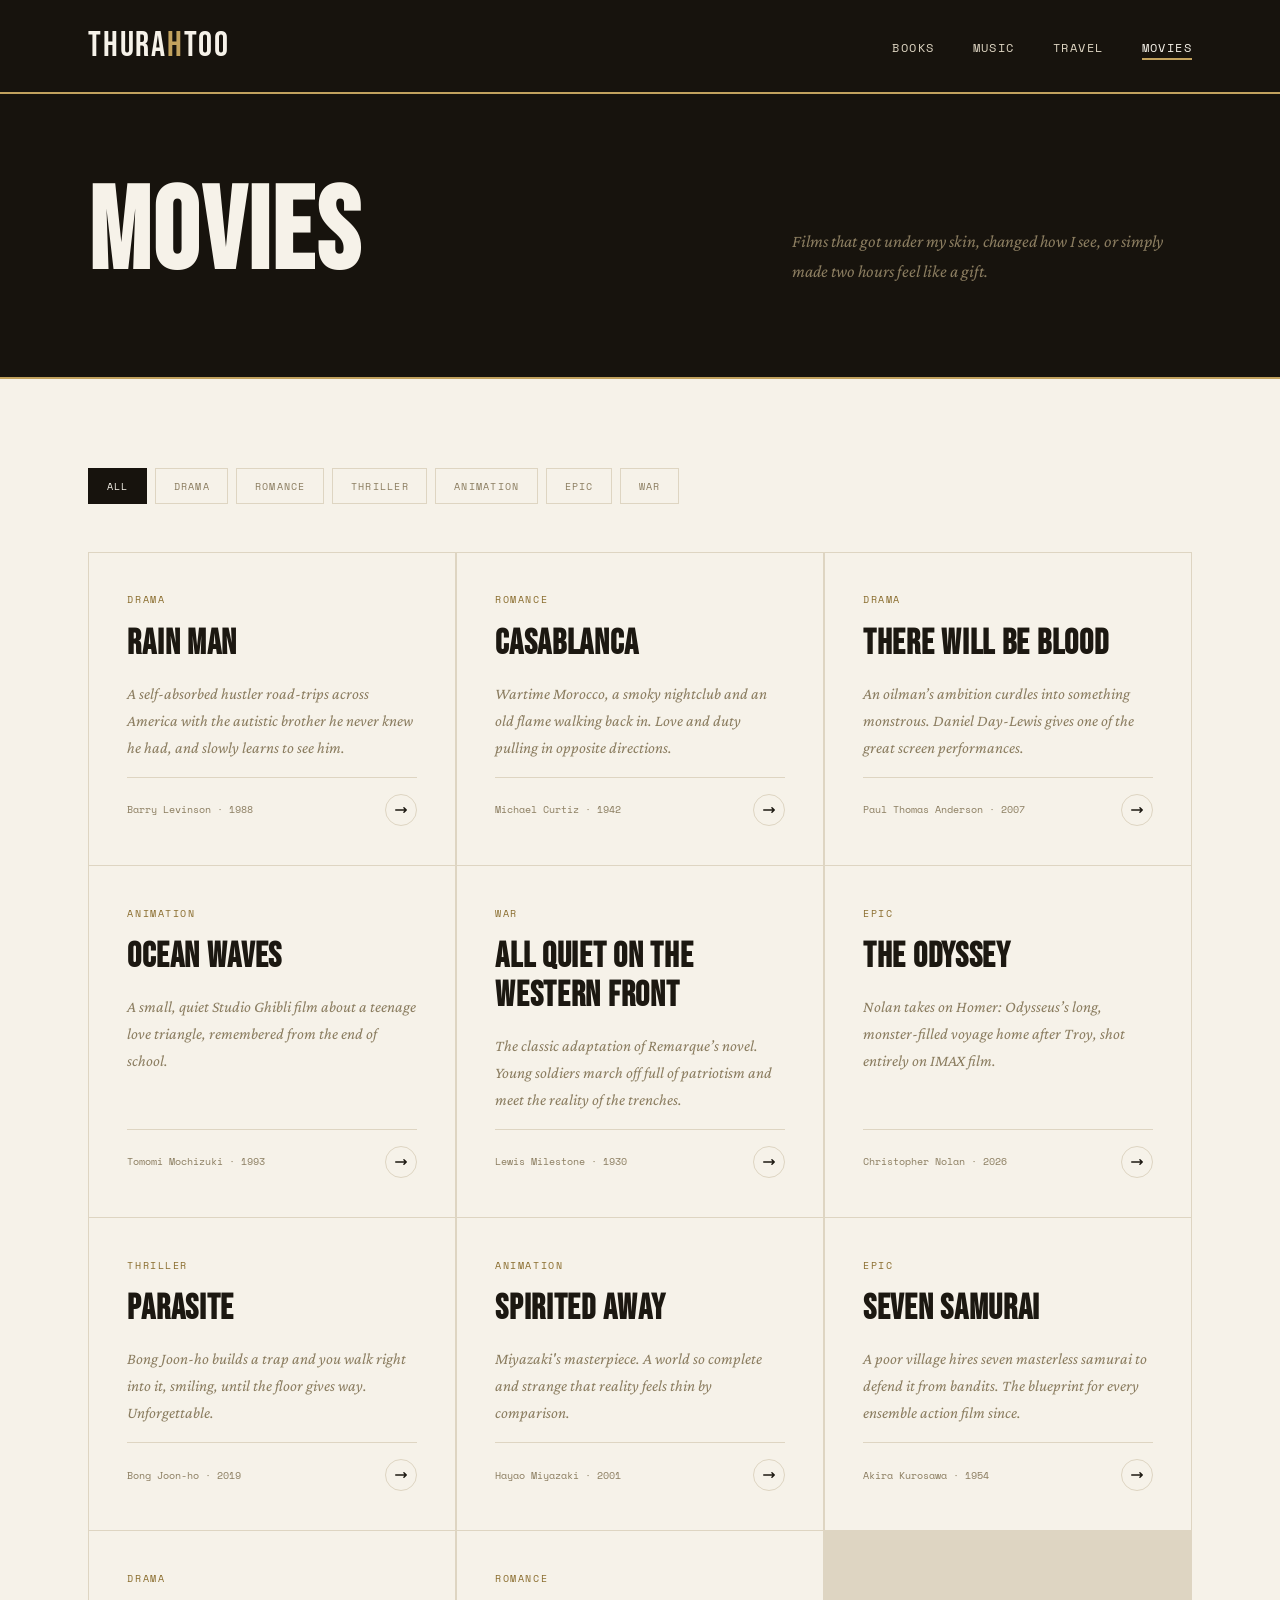
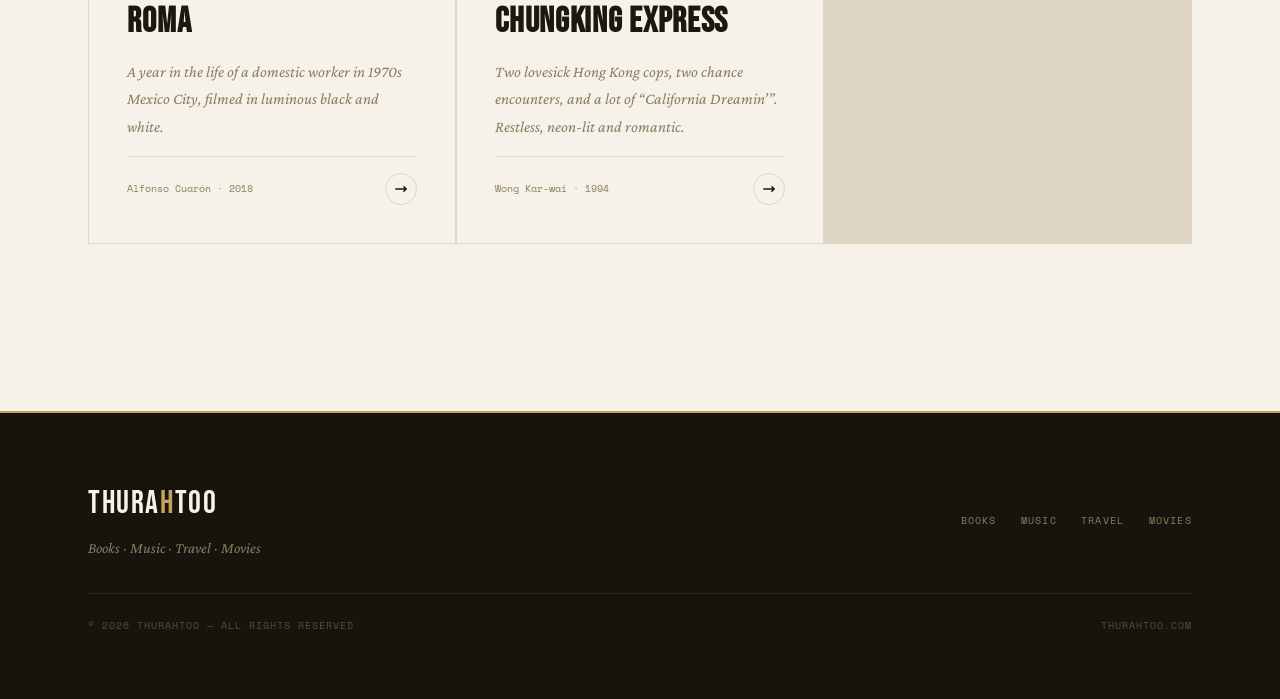
<file: pages/movies.html>
<!DOCTYPE html>
<html lang="en">
<head>
  <meta charset="UTF-8">
  <meta name="viewport" content="width=device-width, initial-scale=1.0">
  <meta name="description" content="Movies I love — reviews, thoughts, and favourites.">
  <title>Movies — Thurahtoo</title>
  <link rel="icon" type="image/png" href="../img/Thura_Logo.png" />
  <link rel="stylesheet" href="../css/style.css">
</head>
<body>

  <header>
    <nav class="container">
      <a href="../index.html" class="nav-logo">Thura<span>h</span>too</a>
      <button class="nav-toggle" aria-label="Toggle menu">
        <span></span><span></span><span></span>
      </button>
      <ul class="nav-links">
        <li><a href="books.html">Books</a></li>
        <li><a href="music.html">Music</a></li>
        <li><a href="travel.html">Travel</a></li>
        <li><a href="movies.html">Movies</a></li>
      </ul>
    </nav>
  </header>

  <div class="page-hero">
    <div class="container page-hero-inner">
      <h1>Movies</h1>
      <p>Films that got under my skin, changed how I see, or simply made two hours feel like a gift.</p>
    </div>
  </div>

  <section class="section">
    <div class="container">

      <div class="cat-nav">
        <button class="cat-btn active" onclick="filterCards(this, 'all')">All</button>
        <button class="cat-btn" onclick="filterCards(this, 'drama')">Drama</button>
        <button class="cat-btn" onclick="filterCards(this, 'romance')">Romance</button>
        <button class="cat-btn" onclick="filterCards(this, 'thriller')">Thriller</button>
        <button class="cat-btn" onclick="filterCards(this, 'animation')">Animation</button>
        <button class="cat-btn" onclick="filterCards(this, 'epic')">Epic</button>
        <button class="cat-btn" onclick="filterCards(this, 'war')">War</button>
      </div>

      <div class="cards-grid" id="cards">

        <a href="#" class="card" data-cat="drama">
          <span class="card-category">Drama</span>
          <h3 class="card-title">Rain Man</h3>
          <p class="card-excerpt">A self-absorbed hustler road-trips across America with the autistic brother he never knew he had, and slowly learns to see him.</p>
          <div class="card-meta">
            <span>Barry Levinson · 1988</span>
            <span class="card-arrow">
              <svg fill="none" viewBox="0 0 24 24" stroke="currentColor" stroke-width="2.5">
                <path stroke-linecap="round" stroke-linejoin="round" d="M17 8l4 4m0 0l-4 4m4-4H3"/>
              </svg>
            </span>
          </div>
        </a>

        <a href="#" class="card" data-cat="romance">
          <span class="card-category">Romance</span>
          <h3 class="card-title">Casablanca</h3>
          <p class="card-excerpt">Wartime Morocco, a smoky nightclub and an old flame walking back in. Love and duty pulling in opposite directions.</p>
          <div class="card-meta">
            <span>Michael Curtiz · 1942</span>
            <span class="card-arrow">
              <svg fill="none" viewBox="0 0 24 24" stroke="currentColor" stroke-width="2.5">
                <path stroke-linecap="round" stroke-linejoin="round" d="M17 8l4 4m0 0l-4 4m4-4H3"/>
              </svg>
            </span>
          </div>
        </a>

        <a href="#" class="card" data-cat="drama">
          <span class="card-category">Drama</span>
          <h3 class="card-title">There Will Be Blood</h3>
          <p class="card-excerpt">An oilman’s ambition curdles into something monstrous. Daniel Day-Lewis gives one of the great screen performances.</p>
          <div class="card-meta">
            <span>Paul Thomas Anderson · 2007</span>
            <span class="card-arrow">
              <svg fill="none" viewBox="0 0 24 24" stroke="currentColor" stroke-width="2.5">
                <path stroke-linecap="round" stroke-linejoin="round" d="M17 8l4 4m0 0l-4 4m4-4H3"/>
              </svg>
            </span>
          </div>
        </a>

        <a href="#" class="card" data-cat="animation">
          <span class="card-category">Animation</span>
          <h3 class="card-title">Ocean Waves</h3>
          <p class="card-excerpt">A small, quiet Studio Ghibli film about a teenage love triangle, remembered from the end of school.</p>
          <div class="card-meta">
            <span>Tomomi Mochizuki · 1993</span>
            <span class="card-arrow">
              <svg fill="none" viewBox="0 0 24 24" stroke="currentColor" stroke-width="2.5">
                <path stroke-linecap="round" stroke-linejoin="round" d="M17 8l4 4m0 0l-4 4m4-4H3"/>
              </svg>
            </span>
          </div>
        </a>

        <a href="#" class="card" data-cat="war">
          <span class="card-category">War</span>
          <h3 class="card-title">All Quiet on the Western Front</h3>
          <p class="card-excerpt">The classic adaptation of Remarque’s novel. Young soldiers march off full of patriotism and meet the reality of the trenches.</p>
          <div class="card-meta">
            <span>Lewis Milestone · 1930</span>
            <span class="card-arrow">
              <svg fill="none" viewBox="0 0 24 24" stroke="currentColor" stroke-width="2.5">
                <path stroke-linecap="round" stroke-linejoin="round" d="M17 8l4 4m0 0l-4 4m4-4H3"/>
              </svg>
            </span>
          </div>
        </a>

        <a href="#" class="card" data-cat="epic">
          <span class="card-category">Epic</span>
          <h3 class="card-title">The Odyssey</h3>
          <p class="card-excerpt">Nolan takes on Homer: Odysseus’s long, monster-filled voyage home after Troy, shot entirely on IMAX film.</p>
          <div class="card-meta">
            <span>Christopher Nolan · 2026</span>
            <span class="card-arrow">
              <svg fill="none" viewBox="0 0 24 24" stroke="currentColor" stroke-width="2.5">
                <path stroke-linecap="round" stroke-linejoin="round" d="M17 8l4 4m0 0l-4 4m4-4H3"/>
              </svg>
            </span>
          </div>
        </a>

        <a href="#" class="card" data-cat="thriller">
          <span class="card-category">Thriller</span>
          <h3 class="card-title">Parasite</h3>
          <p class="card-excerpt">Bong Joon-ho builds a trap and you walk right into it, smiling, until the floor gives way. Unforgettable.</p>
          <div class="card-meta">
            <span>Bong Joon-ho · 2019</span>
            <span class="card-arrow">
              <svg fill="none" viewBox="0 0 24 24" stroke="currentColor" stroke-width="2.5">
                <path stroke-linecap="round" stroke-linejoin="round" d="M17 8l4 4m0 0l-4 4m4-4H3"/>
              </svg>
            </span>
          </div>
        </a>

        <a href="#" class="card" data-cat="animation">
          <span class="card-category">Animation</span>
          <h3 class="card-title">Spirited Away</h3>
          <p class="card-excerpt">Miyazaki's masterpiece. A world so complete and strange that reality feels thin by comparison.</p>
          <div class="card-meta">
            <span>Hayao Miyazaki · 2001</span>
            <span class="card-arrow">
              <svg fill="none" viewBox="0 0 24 24" stroke="currentColor" stroke-width="2.5">
                <path stroke-linecap="round" stroke-linejoin="round" d="M17 8l4 4m0 0l-4 4m4-4H3"/>
              </svg>
            </span>
          </div>
        </a>

        <a href="#" class="card" data-cat="epic">
          <span class="card-category">Epic</span>
          <h3 class="card-title">Seven Samurai</h3>
          <p class="card-excerpt">A poor village hires seven masterless samurai to defend it from bandits. The blueprint for every ensemble action film since.</p>
          <div class="card-meta">
            <span>Akira Kurosawa · 1954</span>
            <span class="card-arrow">
              <svg fill="none" viewBox="0 0 24 24" stroke="currentColor" stroke-width="2.5">
                <path stroke-linecap="round" stroke-linejoin="round" d="M17 8l4 4m0 0l-4 4m4-4H3"/>
              </svg>
            </span>
          </div>
        </a>

        <a href="#" class="card" data-cat="drama">
          <span class="card-category">Drama</span>
          <h3 class="card-title">Roma</h3>
          <p class="card-excerpt">A year in the life of a domestic worker in 1970s Mexico City, filmed in luminous black and white.</p>
          <div class="card-meta">
            <span>Alfonso Cuarón · 2018</span>
            <span class="card-arrow">
              <svg fill="none" viewBox="0 0 24 24" stroke="currentColor" stroke-width="2.5">
                <path stroke-linecap="round" stroke-linejoin="round" d="M17 8l4 4m0 0l-4 4m4-4H3"/>
              </svg>
            </span>
          </div>
        </a>

        <a href="#" class="card" data-cat="romance">
          <span class="card-category">Romance</span>
          <h3 class="card-title">Chungking Express</h3>
          <p class="card-excerpt">Two lovesick Hong Kong cops, two chance encounters, and a lot of “California Dreamin’”. Restless, neon-lit and romantic.</p>
          <div class="card-meta">
            <span>Wong Kar-wai · 1994</span>
            <span class="card-arrow">
              <svg fill="none" viewBox="0 0 24 24" stroke="currentColor" stroke-width="2.5">
                <path stroke-linecap="round" stroke-linejoin="round" d="M17 8l4 4m0 0l-4 4m4-4H3"/>
              </svg>
            </span>
          </div>
        </a>

      </div>
    </div>
  </section>

  <footer>
    <div class="container">
      <div class="footer-inner">
        <div>
          <div class="footer-logo">Thura<span>h</span>too</div>
          <p class="footer-tagline">Books · Music · Travel · Movies</p>
        </div>
        <ul class="footer-links">
          <li><a href="books.html">Books</a></li>
          <li><a href="music.html">Music</a></li>
          <li><a href="travel.html">Travel</a></li>
          <li><a href="movies.html">Movies</a></li>
        </ul>
      </div>
      <div class="footer-bottom">
        <span>© 2026 Thurahtoo — All rights reserved</span>
        <span>thurahtoo.com</span>
      </div>
    </div>
  </footer>

  <script src="../js/main.js"></script>
  <script>
    function filterCards(btn, cat) {
      document.querySelectorAll('.cat-btn').forEach(b => b.classList.remove('active'));
      btn.classList.add('active');
      document.querySelectorAll('.card').forEach(card => {
        const show = cat === 'all' || card.dataset.cat === cat;
        card.style.display = show ? 'flex' : 'none';
      });
    }
  </script>
</body>
</html>
</file>
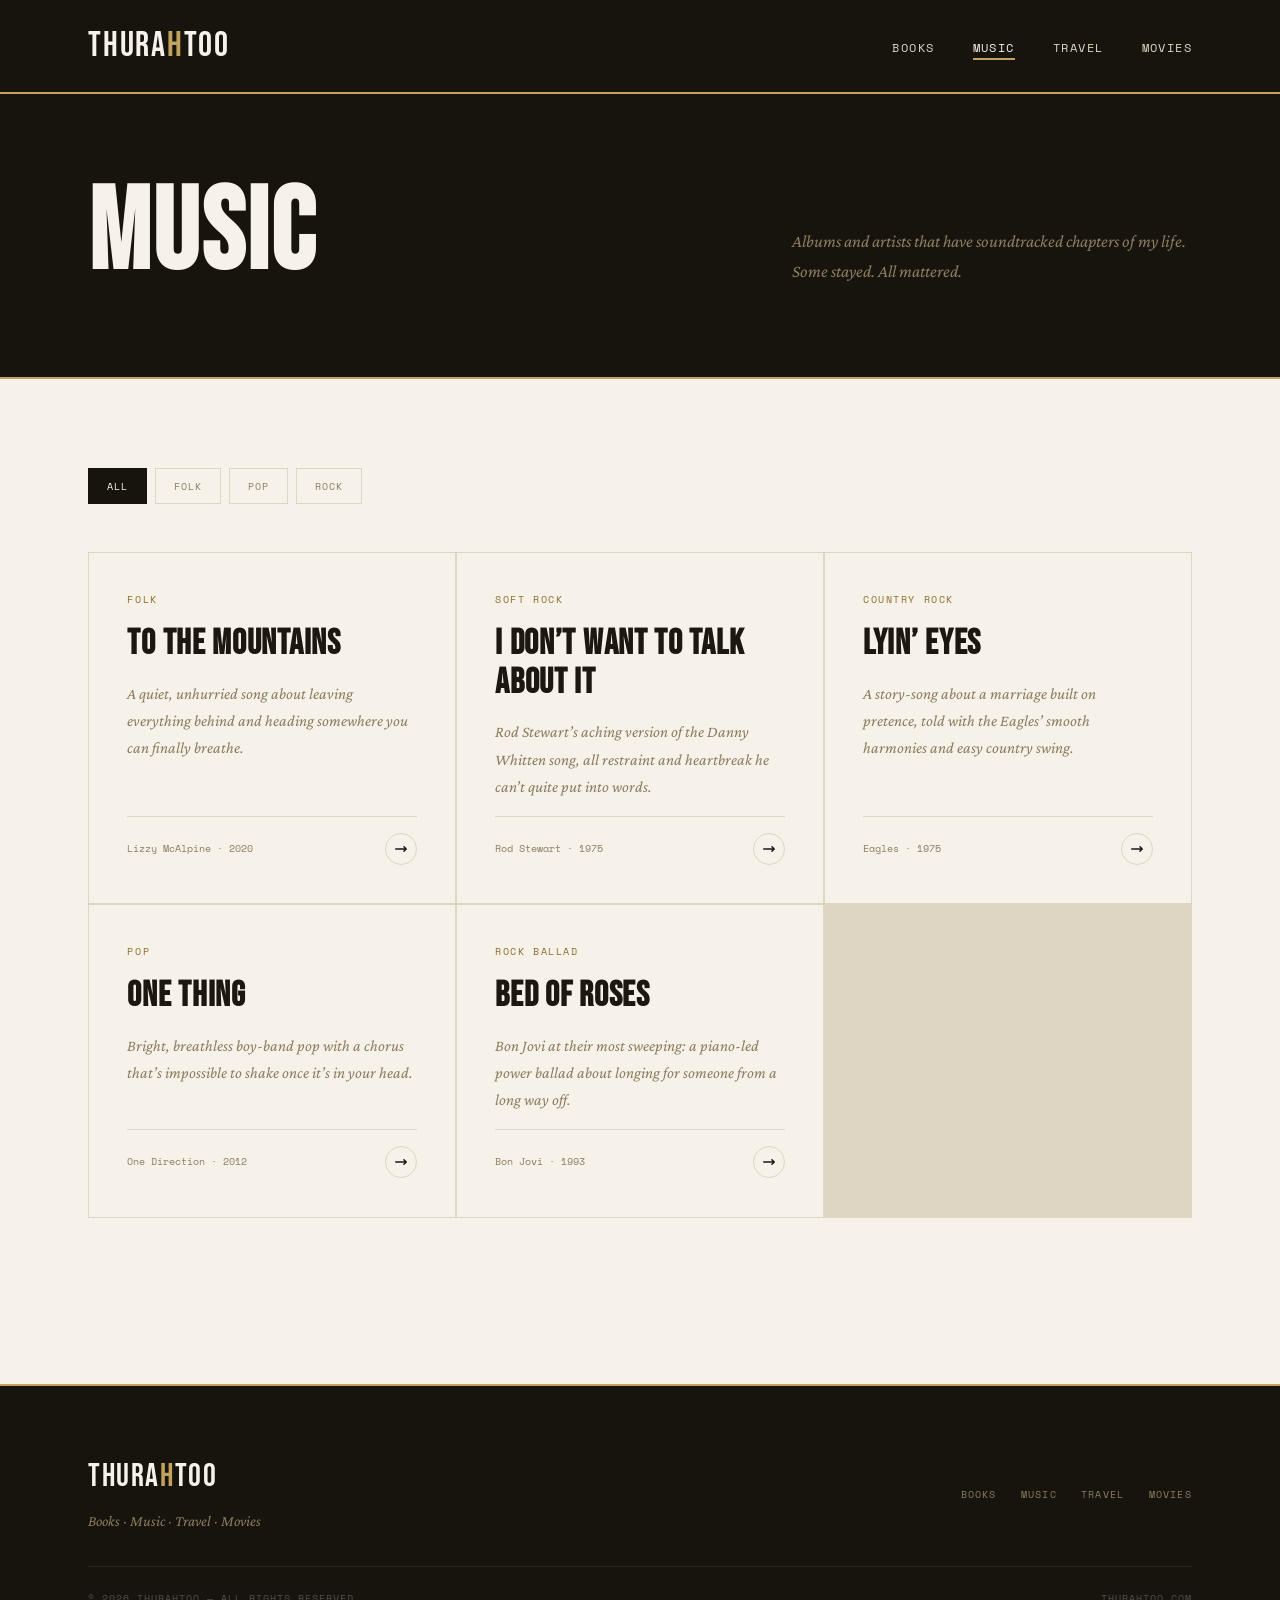
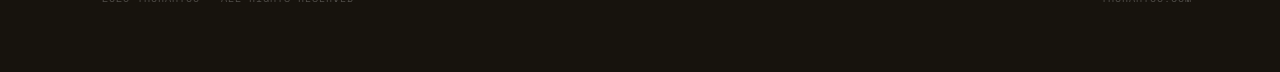
<file: pages/music.html>
<!DOCTYPE html>
<html lang="en">
<head>
  <meta charset="UTF-8">
  <meta name="viewport" content="width=device-width, initial-scale=1.0">
  <meta name="description" content="Music I love — albums, artists, and what they mean to me.">
  <title>Music — Thurahtoo</title>
  <link rel="icon" type="image/png" href="../img/Thura_Logo.png" />
  <link rel="stylesheet" href="../css/style.css">
</head>
<body>

  <header>
    <nav class="container">
      <a href="../index.html" class="nav-logo">Thura<span>h</span>too</a>
      <button class="nav-toggle" aria-label="Toggle menu">
        <span></span><span></span><span></span>
      </button>
      <ul class="nav-links">
        <li><a href="books.html">Books</a></li>
        <li><a href="music.html">Music</a></li>
        <li><a href="travel.html">Travel</a></li>
        <li><a href="movies.html">Movies</a></li>
      </ul>
    </nav>
  </header>

  <div class="page-hero">
    <div class="container page-hero-inner">
      <h1>Music</h1>
      <p>Albums and artists that have soundtracked chapters of my life. Some stayed. All mattered.</p>
    </div>
  </div>

  <section class="section">
    <div class="container">

      <div class="cat-nav">
        <button class="cat-btn active" onclick="filterCards(this, 'all')">All</button>
        <button class="cat-btn" onclick="filterCards(this, 'folk')">Folk</button>
        <button class="cat-btn" onclick="filterCards(this, 'pop')">Pop</button>
        <button class="cat-btn" onclick="filterCards(this, 'rock')">Rock</button>
      </div>

      <div class="cards-grid" id="cards">

        <a href="#" class="card" data-cat="folk">
          <span class="card-category">Folk</span>
          <h3 class="card-title">To the Mountains</h3>
          <p class="card-excerpt">A quiet, unhurried song about leaving everything behind and heading somewhere you can finally breathe.</p>
          <div class="card-meta">
            <span>Lizzy McAlpine · 2020</span>
            <span class="card-arrow">
              <svg fill="none" viewBox="0 0 24 24" stroke="currentColor" stroke-width="2.5">
                <path stroke-linecap="round" stroke-linejoin="round" d="M17 8l4 4m0 0l-4 4m4-4H3"/>
              </svg>
            </span>
          </div>
        </a>

        <a href="#" class="card" data-cat="rock">
          <span class="card-category">Soft Rock</span>
          <h3 class="card-title">I Don’t Want to Talk About It</h3>
          <p class="card-excerpt">Rod Stewart’s aching version of the Danny Whitten song, all restraint and heartbreak he can’t quite put into words.</p>
          <div class="card-meta">
            <span>Rod Stewart · 1975</span>
            <span class="card-arrow">
              <svg fill="none" viewBox="0 0 24 24" stroke="currentColor" stroke-width="2.5">
                <path stroke-linecap="round" stroke-linejoin="round" d="M17 8l4 4m0 0l-4 4m4-4H3"/>
              </svg>
            </span>
          </div>
        </a>

        <a href="#" class="card" data-cat="rock">
          <span class="card-category">Country Rock</span>
          <h3 class="card-title">Lyin’ Eyes</h3>
          <p class="card-excerpt">A story-song about a marriage built on pretence, told with the Eagles’ smooth harmonies and easy country swing.</p>
          <div class="card-meta">
            <span>Eagles · 1975</span>
            <span class="card-arrow">
              <svg fill="none" viewBox="0 0 24 24" stroke="currentColor" stroke-width="2.5">
                <path stroke-linecap="round" stroke-linejoin="round" d="M17 8l4 4m0 0l-4 4m4-4H3"/>
              </svg>
            </span>
          </div>
        </a>

        <a href="#" class="card" data-cat="pop">
          <span class="card-category">Pop</span>
          <h3 class="card-title">One Thing</h3>
          <p class="card-excerpt">Bright, breathless boy-band pop with a chorus that’s impossible to shake once it’s in your head.</p>
          <div class="card-meta">
            <span>One Direction · 2012</span>
            <span class="card-arrow">
              <svg fill="none" viewBox="0 0 24 24" stroke="currentColor" stroke-width="2.5">
                <path stroke-linecap="round" stroke-linejoin="round" d="M17 8l4 4m0 0l-4 4m4-4H3"/>
              </svg>
            </span>
          </div>
        </a>

        <a href="#" class="card" data-cat="rock">
          <span class="card-category">Rock Ballad</span>
          <h3 class="card-title">Bed of Roses</h3>
          <p class="card-excerpt">Bon Jovi at their most sweeping: a piano-led power ballad about longing for someone from a long way off.</p>
          <div class="card-meta">
            <span>Bon Jovi · 1993</span>
            <span class="card-arrow">
              <svg fill="none" viewBox="0 0 24 24" stroke="currentColor" stroke-width="2.5">
                <path stroke-linecap="round" stroke-linejoin="round" d="M17 8l4 4m0 0l-4 4m4-4H3"/>
              </svg>
            </span>
          </div>
        </a>

      </div>
    </div>
  </section>

  <footer>
    <div class="container">
      <div class="footer-inner">
        <div>
          <div class="footer-logo">Thura<span>h</span>too</div>
          <p class="footer-tagline">Books · Music · Travel · Movies</p>
        </div>
        <ul class="footer-links">
          <li><a href="books.html">Books</a></li>
          <li><a href="music.html">Music</a></li>
          <li><a href="travel.html">Travel</a></li>
          <li><a href="movies.html">Movies</a></li>
        </ul>
      </div>
      <div class="footer-bottom">
        <span>© 2026 Thurahtoo — All rights reserved</span>
        <span>thurahtoo.com</span>
      </div>
    </div>
  </footer>

  <script src="../js/main.js"></script>
  <script>
    function filterCards(btn, cat) {
      document.querySelectorAll('.cat-btn').forEach(b => b.classList.remove('active'));
      btn.classList.add('active');
      document.querySelectorAll('.card').forEach(card => {
        const show = cat === 'all' || card.dataset.cat === cat;
        card.style.display = show ? 'flex' : 'none';
      });
    }
  </script>
</body>
</html>
</file>
<file: css/style.css>
@import url('https://fonts.googleapis.com/css2?family=Bebas+Neue&family=Crimson+Pro:ital,wght@0,300;0,400;0,600;1,300;1,400&family=Space+Mono:wght@400;700&display=swap');

/* ─── Reset & Base ─────────────────────────────── */
*, *::before, *::after { box-sizing: border-box; margin: 0; padding: 0; }

:root {
  --black:   #17130d;   /* rich near-black — luxe surfaces   */
  --white:   #f6f2e9;   /* soft ivory paper                 */
  --cream:   #ebe3d2;   /* ivory hover                       */
  --ink:     #1c1811;   /* near-black ink (body text)       */
  --accent:  #c2a25e;   /* champagne gold — main theme color */
  --muted:   #8b7d60;   /* warm taupe muted text            */
  --border:  #ded5c2;   /* soft sand border                 */
  --accent-deep: #8a6d2e; /* antique gold (small text on light) */

  --font-display: 'Bebas Neue', sans-serif;
  --font-body:    'Crimson Pro', serif;
  --font-mono:    'Space Mono', monospace;

  --max-w: 1200px;
  --gap: clamp(1.5rem, 4vw, 3rem);
}

html { scroll-behavior: smooth; }

body {
  background: var(--white);
  color: var(--ink);
  font-family: var(--font-body);
  font-size: clamp(1.05rem, 1.8vw, 1.2rem);
  line-height: 1.7;
  overflow-x: hidden;
}

img { display: block; width: 100%; height: auto; }
a  { color: inherit; text-decoration: none; }

/* ─── Utility ──────────────────────────────────── */
.container { width: min(var(--max-w), 100%); margin-inline: auto; padding-inline: var(--gap); }
.sr-only   { position: absolute; width: 1px; height: 1px; overflow: hidden; clip: rect(0,0,0,0); }

/* ─── Header / Nav ─────────────────────────────── */
header {
  position: sticky; top: 0; z-index: 100;
  background: var(--black);
  border-bottom: 2px solid var(--accent);
}

nav {
  display: flex;
  align-items: center;
  justify-content: space-between;
  padding-block: 1rem;
}

.nav-logo {
  font-family: var(--font-display);
  font-size: clamp(1.6rem, 3vw, 2.2rem);
  letter-spacing: 0.05em;
  color: var(--white);
  transition: color 0.2s;
}
.nav-logo span { color: var(--accent); }
.nav-logo:hover { color: var(--accent); }

.nav-links {
  display: flex;
  gap: clamp(1rem, 3vw, 2.5rem);
  list-style: none;
}

.nav-links a {
  font-family: var(--font-mono);
  font-size: 0.72rem;
  letter-spacing: 0.12em;
  text-transform: uppercase;
  color: var(--border);
  transition: color 0.2s;
  position: relative;
}
.nav-links a::after {
  content: '';
  position: absolute; bottom: -4px; left: 0;
  width: 0; height: 2px;
  background: var(--accent);
  transition: width 0.25s ease;
}
.nav-links a:hover, .nav-links a.active { color: var(--white); }
.nav-links a:hover::after, .nav-links a.active::after { width: 100%; }

/* Hamburger */
.nav-toggle {
  display: none;
  flex-direction: column;
  gap: 5px;
  background: none;
  border: none;
  cursor: pointer;
  padding: 4px;
}
.nav-toggle span {
  display: block; width: 26px; height: 2px;
  background: var(--white);
  transition: transform 0.3s, opacity 0.3s;
}
.nav-toggle.open span:nth-child(1) { transform: translateY(7px) rotate(45deg); }
.nav-toggle.open span:nth-child(2) { opacity: 0; }
.nav-toggle.open span:nth-child(3) { transform: translateY(-7px) rotate(-45deg); }

/* ─── Hero ─────────────────────────────────────── */
.hero {
  background:
    radial-gradient(130% 120% at 82% -10%, rgba(194,162,94,0.20), transparent 55%),
    var(--black);
  color: var(--white);
  padding-block: clamp(4rem, 10vw, 8rem);
  position: relative;
  overflow: hidden;
}
.hero::before {
  content: '';
  position: absolute; inset: 0;
  background: repeating-linear-gradient(
    90deg,
    transparent,
    transparent 79px,
    rgba(224,196,158,0.05) 79px,
    rgba(224,196,158,0.05) 80px
  );
  pointer-events: none;
}

.hero-inner {
  display: grid;
  grid-template-columns: 1fr auto;
  align-items: end;
  gap: 2rem;
}

.hero-tag {
  font-family: var(--font-mono);
  font-size: 0.72rem;
  letter-spacing: 0.2em;
  text-transform: uppercase;
  color: var(--accent);
  margin-bottom: 1rem;
  display: flex;
  align-items: center;
  gap: 0.75rem;
}
.hero-tag::before {
  content: '';
  display: block; width: 2rem; height: 2px;
  background: var(--accent);
}

.hero h1 {
  font-family: var(--font-display);
  font-size: clamp(4rem, 12vw, 10rem);
  line-height: 0.9;
  letter-spacing: 0.02em;
  color: var(--white);
}
.hero h1 em {
  font-style: normal;
  color: var(--accent);
  display: block;
}

.hero-desc {
  max-width: 48ch;
  font-size: clamp(1.1rem, 2vw, 1.3rem);
  color: var(--muted);
  margin-top: 1.5rem;
  font-style: italic;
}

.hero-number {
  font-family: var(--font-display);
  font-size: clamp(6rem, 18vw, 16rem);
  line-height: 1;
  color: rgba(255,255,255,0.04);
  user-select: none;
  white-space: nowrap;
}

/* ─── Section Labels ───────────────────────────── */
.section-label {
  display: flex;
  align-items: center;
  gap: 1rem;
  font-family: var(--font-mono);
  font-size: 0.7rem;
  letter-spacing: 0.18em;
  text-transform: uppercase;
  color: var(--accent-deep);
  margin-bottom: 2rem;
}
.section-label::after {
  content: '';
  flex: 1; height: 1px;
  background: var(--border);
}

.section-title {
  font-family: var(--font-display);
  font-size: clamp(2.5rem, 6vw, 5rem);
  line-height: 1;
  letter-spacing: 0.03em;
  color: var(--ink);
  margin-bottom: 2.5rem;
}

/* ─── Cards Grid ───────────────────────────────── */
.cards-grid {
  display: grid;
  grid-template-columns: repeat(auto-fill, minmax(min(100%, 320px), 1fr));
  gap: 1.5px;
  background: var(--border);
  border: 1.5px solid var(--border);
}

.card {
  background: var(--white);
  padding: clamp(1.5rem, 3vw, 2.5rem);
  display: flex;
  flex-direction: column;
  gap: 1rem;
  transition: background 0.2s;
  cursor: pointer;
  position: relative;
  overflow: hidden;
}
.card::before {
  content: '';
  position: absolute; top: 0; left: 0;
  width: 3px; height: 0;
  background: var(--accent);
  transition: height 0.3s ease;
}
.card:hover { background: var(--cream); }
.card:hover::before { height: 100%; }

.card-category {
  font-family: var(--font-mono);
  font-size: 0.65rem;
  letter-spacing: 0.15em;
  text-transform: uppercase;
  color: var(--accent-deep);
}

.card-title {
  font-family: var(--font-display);
  font-size: clamp(1.6rem, 3vw, 2.2rem);
  line-height: 1.1;
  letter-spacing: 0.02em;
  color: var(--ink);
}

.card-excerpt {
  font-size: 1rem;
  color: var(--muted);
  font-style: italic;
  flex: 1;
}

.card-meta {
  display: flex;
  align-items: center;
  justify-content: space-between;
  font-family: var(--font-mono);
  font-size: 0.65rem;
  color: var(--muted);
  padding-top: 1rem;
  border-top: 1px solid var(--border);
}

.card-arrow {
  width: 2rem; height: 2rem;
  border: 1.5px solid var(--border);
  border-radius: 50%;
  display: flex; align-items: center; justify-content: center;
  transition: background 0.2s, border-color 0.2s, transform 0.2s;
}
.card:hover .card-arrow {
  background: var(--accent);
  border-color: var(--accent);
  transform: translateX(3px);
}
.card-arrow svg { width: 14px; height: 14px; stroke: var(--ink); }
.card:hover .card-arrow svg { stroke: var(--ink); }

/* ─── Featured Strip ───────────────────────────── */
.featured {
  background:
    radial-gradient(120% 140% at 12% 0%, rgba(194,162,94,0.18), transparent 50%),
    var(--black);
  color: var(--white);
  padding-block: clamp(3rem, 6vw, 5rem);
  margin-block: clamp(3rem, 6vw, 5rem);
}

.featured-inner {
  display: grid;
  grid-template-columns: 1fr 1fr;
  gap: 4rem;
  align-items: center;
}

.featured-label {
  font-family: var(--font-mono);
  font-size: 0.7rem;
  letter-spacing: 0.18em;
  text-transform: uppercase;
  color: var(--accent);
  margin-bottom: 1.5rem;
}

.featured-title {
  font-family: var(--font-display);
  font-size: clamp(2.5rem, 5vw, 4.5rem);
  line-height: 1;
  letter-spacing: 0.02em;
  margin-bottom: 1.5rem;
}

.featured-body {
  color: rgba(255,255,255,0.65);
  font-style: italic;
  font-size: 1.1rem;
  margin-bottom: 2rem;
}

.btn {
  display: inline-flex;
  align-items: center;
  gap: 0.75rem;
  font-family: var(--font-mono);
  font-size: 0.72rem;
  letter-spacing: 0.12em;
  text-transform: uppercase;
  padding: 0.9rem 1.8rem;
  border: 2px solid var(--accent);
  color: var(--white);
  transition: background 0.2s, color 0.2s;
}
.btn:hover { background: var(--accent); color: var(--ink); border-color: var(--accent); }
.btn svg { width: 14px; height: 14px; }

.featured-stats {
  display: grid;
  grid-template-columns: 1fr 1fr;
  gap: 2px;
  background: rgba(255,255,255,0.08);
}

.stat {
  background: var(--black);
  padding: 2rem;
  text-align: center;
}
.stat-num {
  font-family: var(--font-display);
  font-size: clamp(2.5rem, 5vw, 4rem);
  color: var(--accent);
  line-height: 1;
}
.stat-label {
  font-family: var(--font-mono);
  font-size: 0.65rem;
  letter-spacing: 0.15em;
  text-transform: uppercase;
  color: var(--muted);
  margin-top: 0.5rem;
}

/* ─── Sections ─────────────────────────────────── */
.section { padding-block: clamp(3rem, 7vw, 6rem); }
.section + .section { border-top: 1.5px solid var(--border); }

/* ─── Category Nav (on section pages) ─────────── */
.cat-nav {
  display: flex;
  gap: 0.5rem;
  flex-wrap: wrap;
  margin-bottom: 3rem;
}
.cat-btn {
  font-family: var(--font-mono);
  font-size: 0.65rem;
  letter-spacing: 0.12em;
  text-transform: uppercase;
  padding: 0.55rem 1.1rem;
  border: 1.5px solid var(--border);
  background: none;
  color: var(--muted);
  cursor: pointer;
  transition: all 0.2s;
}
.cat-btn:hover, .cat-btn.active {
  background: var(--black);
  border-color: var(--black);
  color: var(--white);
}

/* ─── Page Hero (inner pages) ──────────────────── */
.page-hero {
  background: var(--black);
  color: var(--white);
  padding-block: clamp(3rem, 7vw, 6rem);
  border-bottom: 2px solid var(--accent);
}

.page-hero-inner {
  display: flex;
  align-items: flex-end;
  justify-content: space-between;
  gap: 2rem;
  flex-wrap: wrap;
}

.page-hero h1 {
  font-family: var(--font-display);
  font-size: clamp(3.5rem, 9vw, 8rem);
  line-height: 0.9;
  letter-spacing: 0.02em;
}

.page-hero p {
  max-width: 40ch;
  color: var(--muted);
  font-style: italic;
  font-size: 1.1rem;
}

/* ─── Article Page ─────────────────────────────── */
.article-header {
  background: var(--black);
  color: var(--white);
  padding-block: clamp(3rem, 7vw, 6rem);
}

.article-header .section-label { margin-bottom: 1.5rem; }

.article-header h1 {
  font-family: var(--font-display);
  font-size: clamp(2.5rem, 7vw, 6rem);
  line-height: 1;
  letter-spacing: 0.02em;
  max-width: 20ch;
  margin-bottom: 1.5rem;
}

.article-meta-bar {
  display: flex;
  gap: 2rem;
  flex-wrap: wrap;
  font-family: var(--font-mono);
  font-size: 0.68rem;
  letter-spacing: 0.1em;
  text-transform: uppercase;
  color: var(--muted);
  padding-top: 1.5rem;
  border-top: 1px solid rgba(255,255,255,0.1);
}

.article-body {
  max-width: 70ch;
  margin-inline: auto;
  padding-block: clamp(3rem, 6vw, 5rem);
  padding-inline: var(--gap);
}

.article-body p { margin-bottom: 1.5rem; }
.article-body h2 {
  font-family: var(--font-display);
  font-size: clamp(1.8rem, 4vw, 3rem);
  letter-spacing: 0.03em;
  margin-block: 2.5rem 1rem;
  color: var(--ink);
}
.article-body blockquote {
  border-left: 3px solid var(--accent);
  padding-left: 1.5rem;
  margin-block: 2rem;
  font-style: italic;
  font-size: 1.2rem;
  color: var(--muted);
}
.article-body .rating {
  display: inline-flex;
  gap: 3px;
  color: var(--accent);
  font-size: 1.3rem;
  margin-bottom: 1.5rem;
}

/* ─── Lightbox ─────────────────────────────────── */

.lb-overlay {
  display: none;
  position: fixed;
  inset: 0;
  background: rgba(10,10,10,.96);
  z-index: 200;
  flex-direction: column;
  overflow: hidden;
}
.lb-overlay.open { display: flex; }

.lb-header {
  display: flex;
  align-items: center;
  justify-content: space-between;
  padding: 20px clamp(1.5rem, 4vw, 3rem);
  border-bottom: 1px solid rgba(255,255,255,.1);
  flex-shrink: 0;
}
.lb-header-text .card-category { margin-bottom: 4px; }
.lb-title-text {
  font-family: var(--font-display);
  font-size: clamp(1.8rem, 4vw, 3rem);
  letter-spacing: .02em;
  color: var(--white);
  line-height: 1;
}
.lb-close {
  background: none;
  border: 1.5px solid rgba(255,255,255,.2);
  color: var(--white);
  width: 40px; height: 40px;
  border-radius: 50%;
  cursor: pointer;
  display: flex;
  align-items: center;
  justify-content: center;
  transition: all .2s;
  flex-shrink: 0;
}
.lb-close:hover { background: var(--accent); border-color: var(--accent); color: var(--ink); }

.lb-body {
  display: flex;
  flex: 1;
  overflow: hidden;
  min-height: 0;
}
.lb-photo-zone {
  flex: 1;
  display: flex;
  align-items: center;
  justify-content: center;
  padding: 28px;
  position: relative;
  min-width: 0;
}
.lb-photo-zone img {
  max-width: 100%;
  max-height: 75vh;
  width: auto;
  height: auto;
  object-fit: contain;
  display: block;
}
.lb-nav {
  position: absolute;
  top: 50%;
  transform: translateY(-50%);
  background: rgba(255,255,255,.07);
  border: 1px solid rgba(255,255,255,.15);
  color: var(--white);
  width: 40px; height: 40px;
  border-radius: 50%;
  cursor: pointer;
  display: flex;
  align-items: center;
  justify-content: center;
  transition: all .2s;
}
.lb-nav:hover { background: var(--accent); border-color: var(--accent); color: var(--ink); }
.lb-nav.prev { left: 8px; }
.lb-nav.next { right: 8px; }
.lb-nav svg { width: 16px; height: 16px; }

.lb-thumbs-col {
  width: 190px;
  flex-shrink: 0;
  border-left: 1px solid rgba(255,255,255,.08);
  display: flex;
  flex-direction: column;
  overflow: hidden;
}
.lb-thumbs {
  display: flex;
  flex-direction: column;
  gap: 2px;
  padding: 12px;
  overflow-y: auto;
  flex: 1;
}
.lb-thumb {
  width: 100%;
  aspect-ratio: 16 / 9;
  object-fit: cover;
  cursor: pointer;
  border: 2px solid transparent;
  transition: border-color .2s;
  display: block;
}
.lb-thumb.active { border-color: var(--accent); }
.lb-counter {
  font-family: var(--font-mono);
  font-size: .6rem;
  letter-spacing: .1em;
  text-transform: uppercase;
  color: rgba(255,255,255,.3);
  text-align: center;
  padding: 10px;
  border-top: 1px solid rgba(255,255,255,.06);
}

.lb-footer {
  padding: 18px clamp(1.5rem, 4vw, 3rem) 22px;
  border-top: 1px solid rgba(255,255,255,.08);
  flex-shrink: 0;
}
.lb-footer .card-excerpt { color: rgba(255,255,255,.5); }
.lb-meta-row {
  display: flex;
  gap: 24px;
  margin-top: 12px;
  font-family: var(--font-mono);
  font-size: .6rem;
  letter-spacing: .1em;
  text-transform: uppercase;
  color: rgba(255,255,255,.3);
}
.lb-meta-val {
  color: rgba(255,255,255,.7);
  margin-top: 3px;
  font-size: .72rem;
}

@media (max-width: 600px) {
  .lb-thumbs-col { display: none; }
}

/* ─── Footer ───────────────────────────────────── */
footer {
  background: var(--black);
  color: var(--white);
  padding-block: clamp(2.5rem, 5vw, 4rem);
  border-top: 2px solid var(--accent);
  margin-top: clamp(3rem, 6vw, 5rem);
}

.footer-inner {
  display: grid;
  grid-template-columns: 1fr auto;
  align-items: center;
  gap: 2rem;
}

.footer-logo {
  font-family: var(--font-display);
  font-size: 2rem;
  letter-spacing: 0.05em;
  color: var(--white);
}
.footer-logo span { color: var(--accent); }

.footer-tagline {
  font-style: italic;
  color: var(--muted);
  font-size: 0.95rem;
  margin-top: 0.25rem;
}

.footer-links {
  display: flex;
  gap: 1.5rem;
  list-style: none;
  flex-wrap: wrap;
  justify-content: flex-end;
}
.footer-links a {
  font-family: var(--font-mono);
  font-size: 0.65rem;
  letter-spacing: 0.12em;
  text-transform: uppercase;
  color: var(--muted);
  transition: color 0.2s;
}
.footer-links a:hover { color: var(--accent); }

.footer-bottom {
  margin-top: 2rem;
  padding-top: 1.5rem;
  border-top: 1px solid rgba(255,255,255,0.08);
  display: flex;
  justify-content: space-between;
  align-items: center;
  flex-wrap: wrap;
  gap: 1rem;
  font-family: var(--font-mono);
  font-size: 0.62rem;
  letter-spacing: 0.1em;
  text-transform: uppercase;
  color: rgba(255,255,255,0.25);
}

/* ─── Animations ───────────────────────────────── */
@keyframes fadeUp {
  from { opacity: 0; transform: translateY(24px); }
  to   { opacity: 1; transform: translateY(0); }
}

.fade-up {
  opacity: 0;
  animation: fadeUp 0.6s ease forwards;
}
.fade-up:nth-child(1) { animation-delay: 0.1s; }
.fade-up:nth-child(2) { animation-delay: 0.2s; }
.fade-up:nth-child(3) { animation-delay: 0.3s; }
.fade-up:nth-child(4) { animation-delay: 0.4s; }

/* ─── Responsive ───────────────────────────────── */
@media (max-width: 768px) {
  .nav-links {
    display: none;
    position: absolute;
    top: 100%; left: 0; right: 0;
    background: var(--black);
    flex-direction: column;
    padding: 1.5rem var(--gap);
    gap: 1.25rem;
    border-bottom: 2px solid var(--accent);
  }
  .nav-links.open { display: flex; }
  .nav-toggle { display: flex; }

  .hero-inner    { grid-template-columns: 1fr; }
  .hero-number   { display: none; }
  .featured-inner { grid-template-columns: 1fr; gap: 2rem; }
  .footer-inner  { grid-template-columns: 1fr; }
  .footer-links  { justify-content: flex-start; }
  .page-hero-inner { flex-direction: column; align-items: flex-start; }
}

@media (max-width: 480px) {
  .cards-grid { grid-template-columns: 1fr; }
  .featured-stats { grid-template-columns: 1fr 1fr; }
}
</file>
